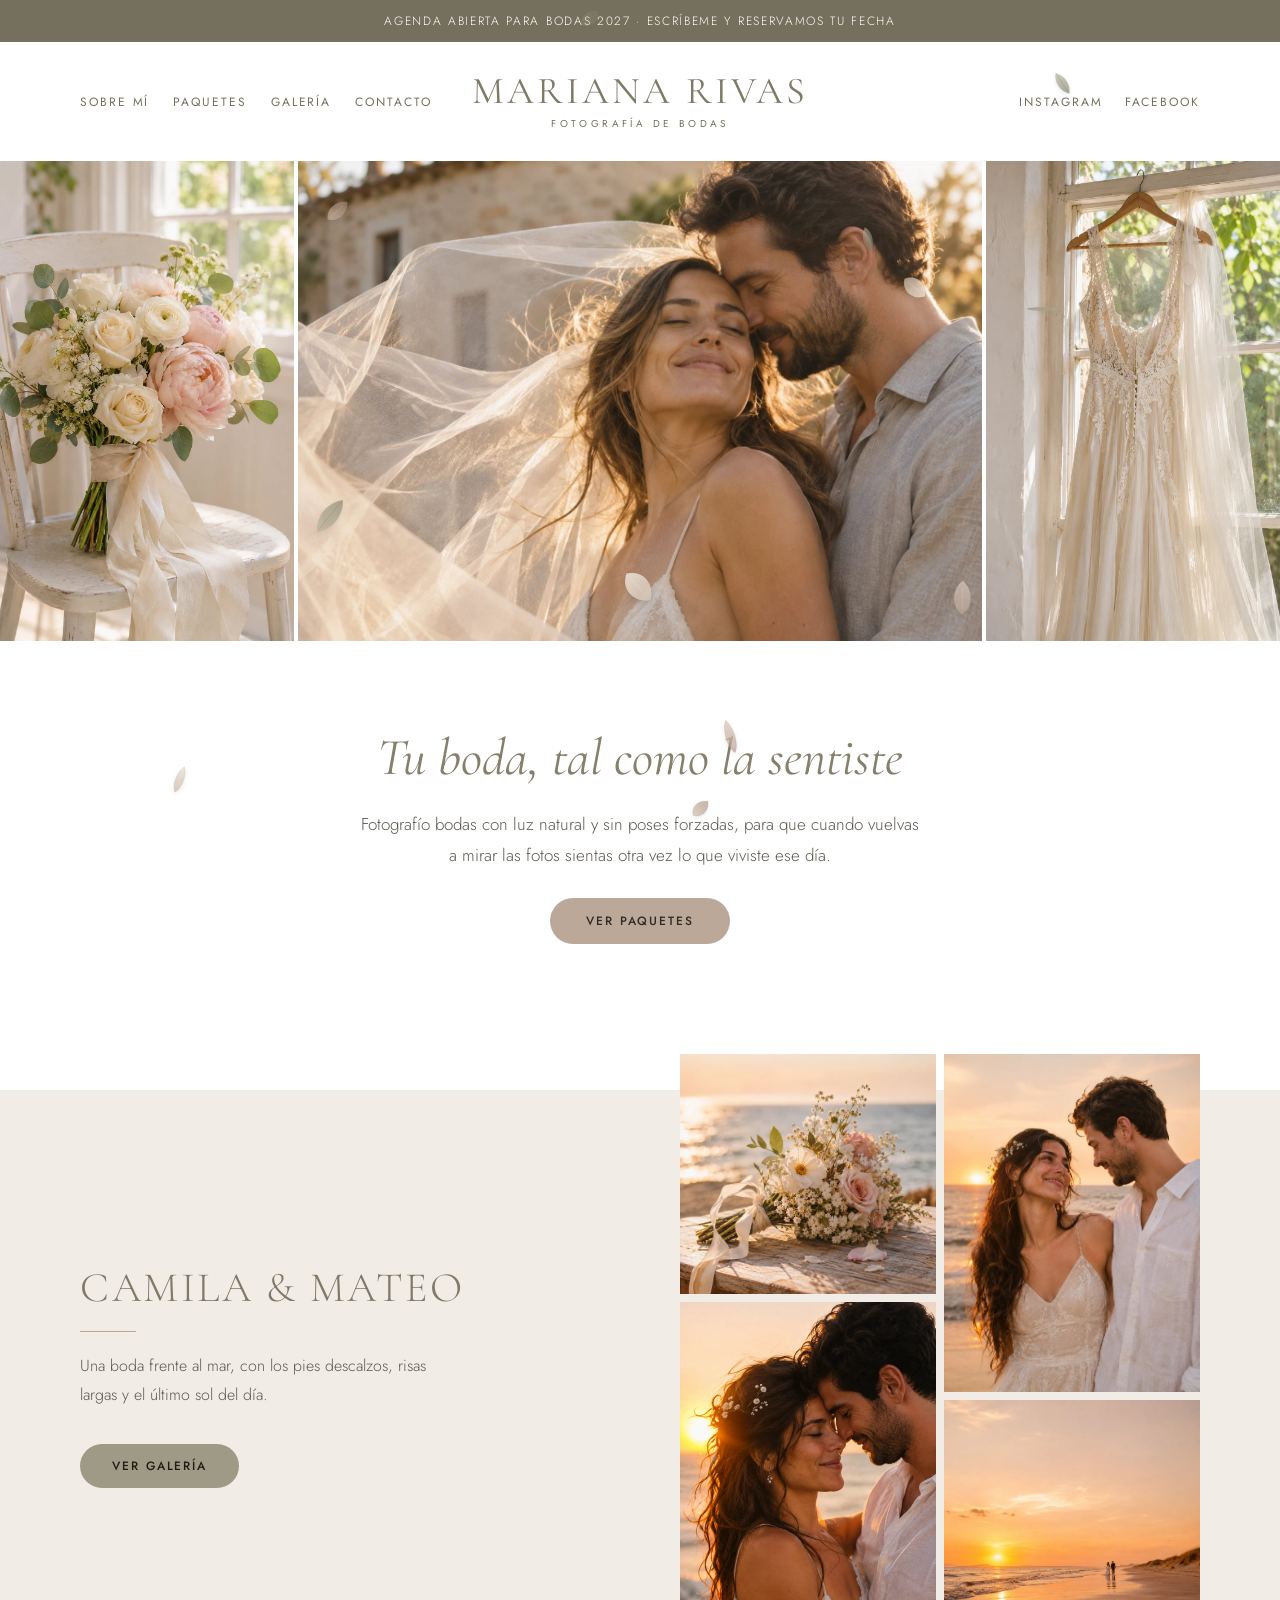
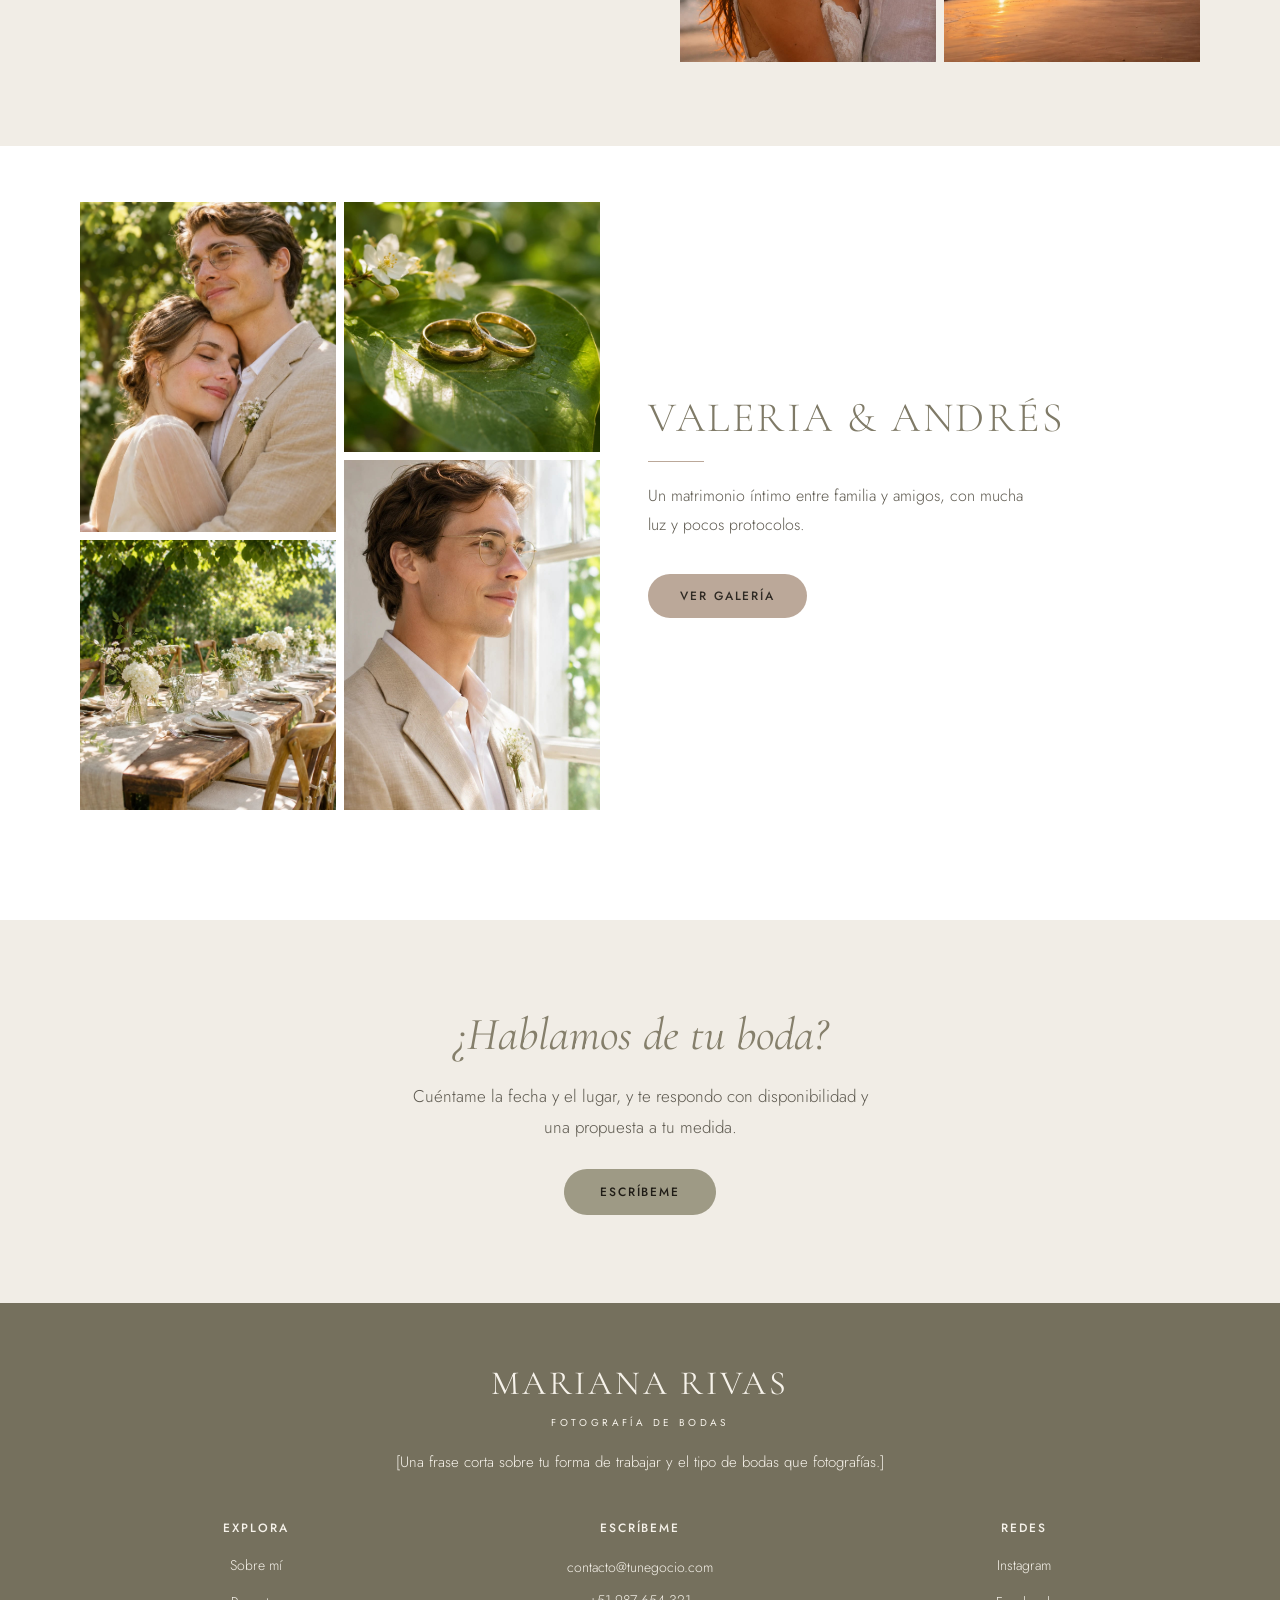
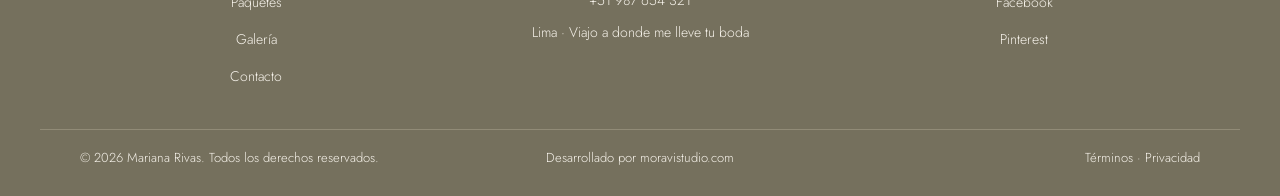
<file: index.html>
<!doctype html>
<html lang="es">
<head>
<meta charset="utf-8">
<meta name="viewport" content="width=device-width, initial-scale=1">
<title>Inicio · Mariana Rivas Fotografía de bodas</title>
<meta name="description" content="Fotografía de bodas con luz natural y sin poses forzadas. Mira las galerías, los paquetes y escríbenos para reservar tu fecha.">
<meta name="theme-color" content="#75705D">
<meta property="og:type" content="website">
<meta property="og:locale" content="es_PE">
<meta property="og:title" content="Inicio · Mariana Rivas Fotografía de bodas">
<meta property="og:description" content="Fotografía de bodas con luz natural y sin poses forzadas. Mira las galerías, los paquetes y escríbenos para reservar tu fecha.">
<link rel="icon" href="img/favicon.svg" type="image/svg+xml">
<link rel="preconnect" href="https://fonts.googleapis.com">
<link rel="preconnect" href="https://fonts.gstatic.com" crossorigin>
<link href="https://fonts.googleapis.com/css2?family=Cormorant+Garamond:ital,wght@0,300;0,400;0,500;1,300;1,400&family=Jost:wght@300;400;500&display=swap" rel="stylesheet">
<link rel="stylesheet" href="css/styles.css">
</head>
<body data-page="inicio">
<a class="saltar" href="#contenido">Saltar al contenido</a>
<!-- La barra de aviso, la cabecera y el pie se arman desde CONFIG en js/main.js -->
<div id="cabecera"><noscript><nav class="cabecera" aria-label="Principal"><a href="index.html">Inicio</a> · <a href="sobre-mi.html">Sobre mí</a> · <a href="paquetes.html">Paquetes</a> · <a href="galeria.html">Galería</a> · <a href="contacto.html">Contacto</a></nav></noscript></div>

<main id="contenido">

  <section class="franja" aria-label="Fotos de bodas">
    <div class="ph franja__lado" data-label="[ FOTO · RAMO DE LA NOVIA · 3:5 ]"><img src="img/inicio-ramo.jpg" alt="Ramo de rosas, ranúnculos y peonías claras sobre una silla blanca, con luz de ventana" width="600" height="1000"></div>
    <div class="ph ph--2 franja__centro" data-label="[ FOTO · PAREJA CON VELO, LUZ DE TARDE · 7:5 ]"><img src="img/inicio-velo.jpg" alt="Pareja abrazada bajo un velo movido por el viento, con luz de atardecer" width="1400" height="1000"></div>
    <div class="ph franja__lado" data-label="[ FOTO · DETALLE DEL VESTIDO Y FLORES · 3:5 ]"><img src="img/inicio-vestido.jpg" alt="La espalda de un vestido de encaje colgado de una ventana luminosa, con su velo" width="600" height="1000"></div>
  </section>

  <section class="intro" aria-labelledby="titulo-intro">
    <h1 class="titulo-cursiva" id="titulo-intro">Tu boda, tal como la sentiste</h1>
    <p class="lead">Fotografío bodas con luz natural y sin poses forzadas, para que cuando vuelvas a mirar las fotos sientas otra vez lo que viviste ese día.</p>
    <a class="btn btn--taupe btn--grande" href="paquetes.html">Ver paquetes</a>
  </section>

  <!-- Boda 1: banda marfil, texto a la izquierda, mosaico a la derecha -->
  <section class="bloque bloque--marfil" aria-labelledby="boda-1">
    <div class="bloque__interior">
      <div class="bloque__texto" data-boda="camila-mateo">
        <h2 class="titulo-caps" id="boda-1" data-boda-nombre>Camila &amp; Mateo</h2>
        <span class="filete"></span>
        <p class="parrafo" data-boda-resumen>Una boda frente al mar, con los pies descalzos, risas largas y el último sol del día. [Cuenta aquí la historia de la pareja y el lugar.]</p>
        <a class="btn btn--oliva" href="boda.html?id=camila-mateo" data-boda-enlace>Ver galería</a>
      </div>
      <div class="mosaico">
        <div class="mosaico__col">
          <div class="ph" style="--ar:256 / 240" data-label="[ FOTO · 1:1 ]"><img src="img/bodas/camila-mateo/04.jpg" alt="El ramo de flores silvestres y rosas sobre una mesa de madera, con el mar al fondo" width="800" height="800" loading="lazy"></div>
          <div class="ph ph--2" style="--ar:256 / 360" data-label="[ FOTO · 2:3 ]"><img src="img/bodas/camila-mateo/05.jpg" alt="Camila y Mateo abrazados con las frentes juntas, sonriendo, en la playa al atardecer" width="800" height="800" loading="lazy"></div>
        </div>
        <div class="mosaico__col">
          <div class="ph ph--2" style="--ar:256 / 338" data-label="[ FOTO · 3:4 ]"><img src="img/bodas/camila-mateo/06.jpg" alt="Camila y Mateo sonriéndose a la orilla del mar al atardecer" width="800" height="800" loading="lazy"></div>
          <div class="ph" style="--ar:256 / 262" data-label="[ FOTO · 1:1 ]"><img src="img/bodas/camila-mateo/02.jpg" alt="Camila y Mateo caminando de la mano por una playa amplia al atardecer" width="800" height="800" loading="lazy"></div>
        </div>
      </div>
    </div>
  </section>

  <!-- Boda 2: mosaico a la izquierda, texto a la derecha, fondo blanco -->
  <section class="bloque bloque--blanco" aria-labelledby="boda-2">
    <div class="bloque__interior">
      <div class="mosaico">
        <div class="mosaico__col">
          <div class="ph" style="--ar:256 / 330" data-label="[ FOTO · 3:4 ]"><img src="img/bodas/valeria-andres/01.jpg" alt="Valeria apoyada en el pecho de Andrés, abrazados en un jardín con luz suave de media mañana" width="800" height="800" loading="lazy"></div>
          <div class="ph ph--2" style="--ar:256 / 270" data-label="[ FOTO · 1:1 ]"><img src="img/bodas/valeria-andres/02.jpg" alt="Una mesa larga puesta al aire libre, con flores y vajilla sencilla, lista para el almuerzo" width="800" height="800" loading="lazy"></div>
        </div>
        <div class="mosaico__col">
          <div class="ph ph--2" style="--ar:256 / 250" data-label="[ FOTO · 1:1 ]"><img src="img/bodas/valeria-andres/04.jpg" alt="Los anillos sobre una hoja verde con gotas de agua, junto a unas flores blancas" width="800" height="800" loading="lazy"></div>
          <div class="ph" style="--ar:256 / 350" data-label="[ FOTO · 2:3 ]"><img src="img/bodas/valeria-andres/05.jpg" alt="Andrés de perfil junto a una ventana muy luminosa, con lentes redondos y su traje beige" width="800" height="800" loading="lazy"></div>
        </div>
      </div>
      <div class="bloque__texto" data-boda="valeria-andres">
        <h2 class="titulo-caps" id="boda-2" data-boda-nombre>Valeria &amp; Andrés</h2>
        <span class="filete"></span>
        <p class="parrafo" data-boda-resumen>Un matrimonio íntimo entre familia y amigos, con mucha luz y pocos protocolos. [Cuenta aquí la historia de la pareja y el lugar.]</p>
        <a class="btn btn--taupe" href="boda.html?id=valeria-andres" data-boda-enlace>Ver galería</a>
      </div>
    </div>
  </section>

  <section class="invitacion" aria-labelledby="titulo-invitacion">
    <h2 class="titulo-cursiva" id="titulo-invitacion">¿Hablamos de tu boda?</h2>
    <p class="lead">Cuéntame la fecha y el lugar, y te respondo con disponibilidad y una propuesta a tu medida.</p>
    <a class="btn btn--oliva btn--grande" href="contacto.html">Escríbeme</a>
  </section>
</main>

<div id="pie"></div>
<script src="js/bodas.js"></script><script src="js/main.js"></script>
<script src="js/petalos.js?v=4"></script>
</body>
</html>
</file>
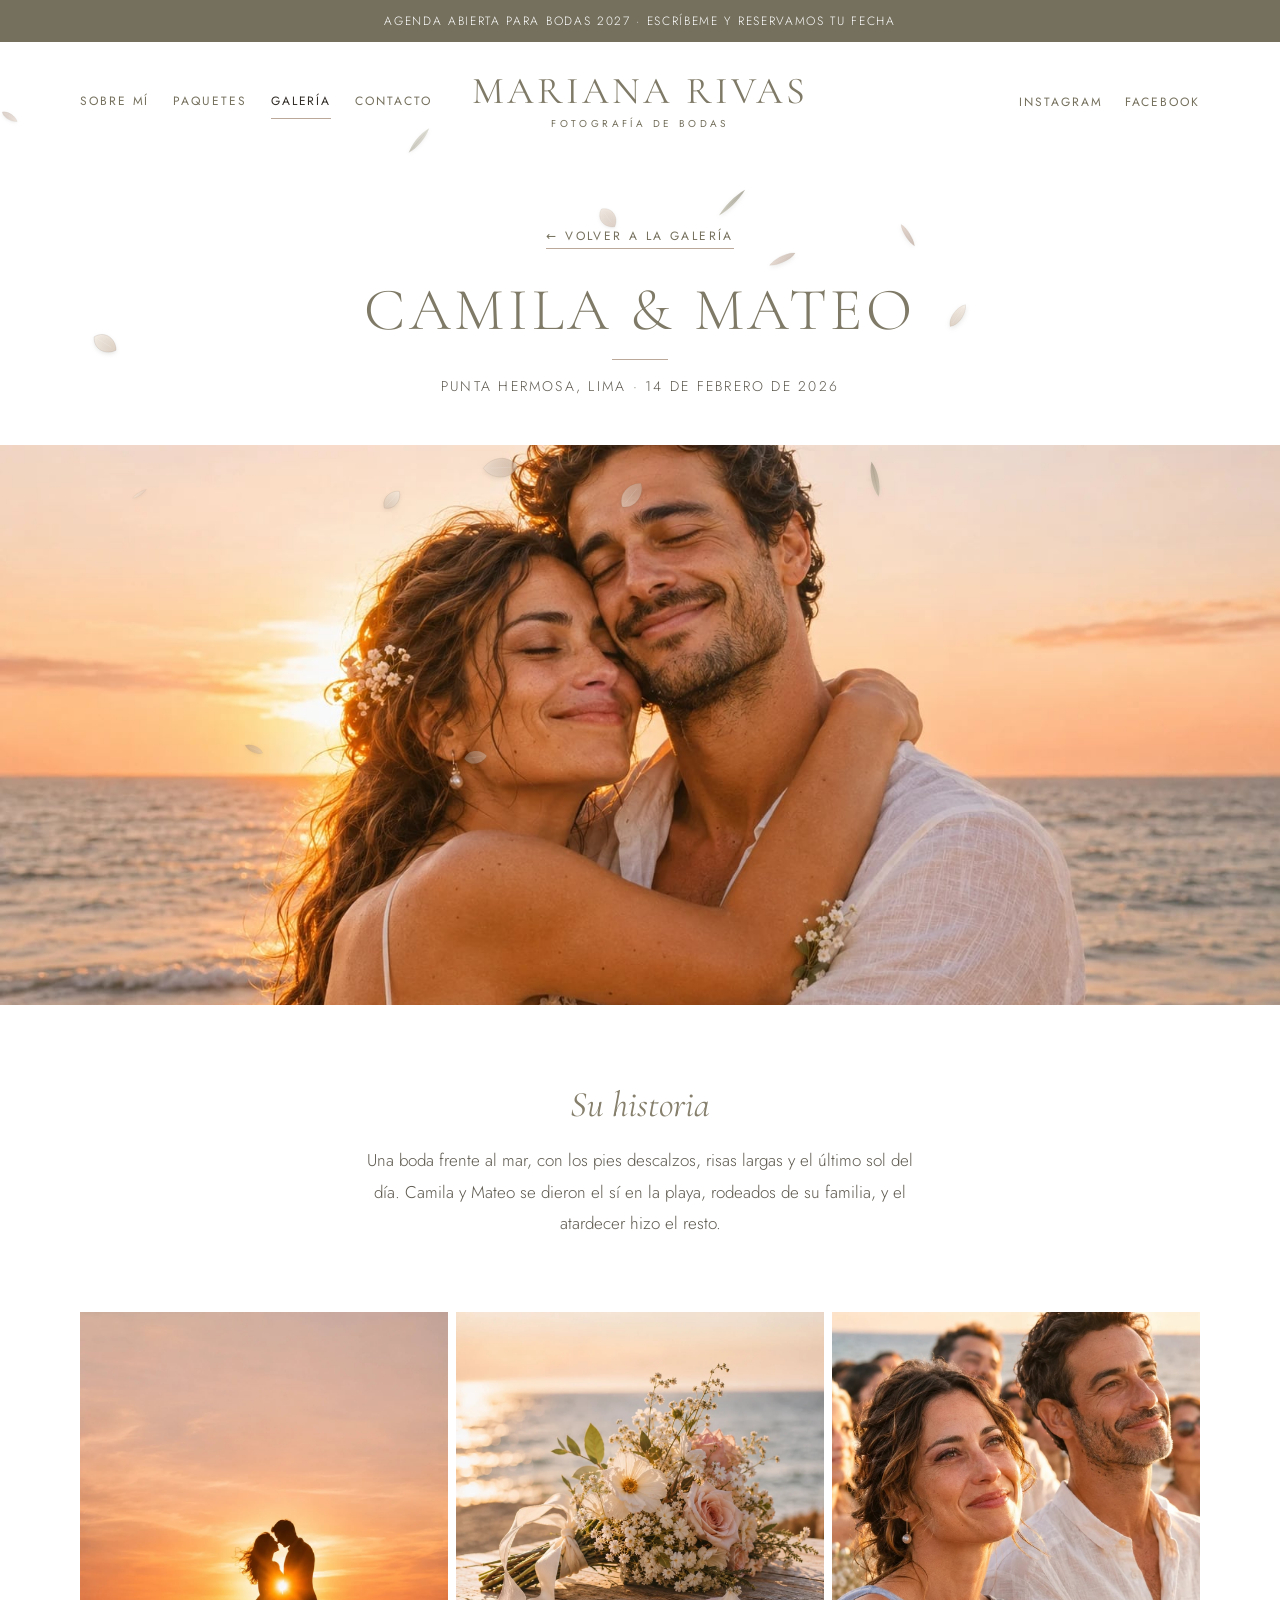
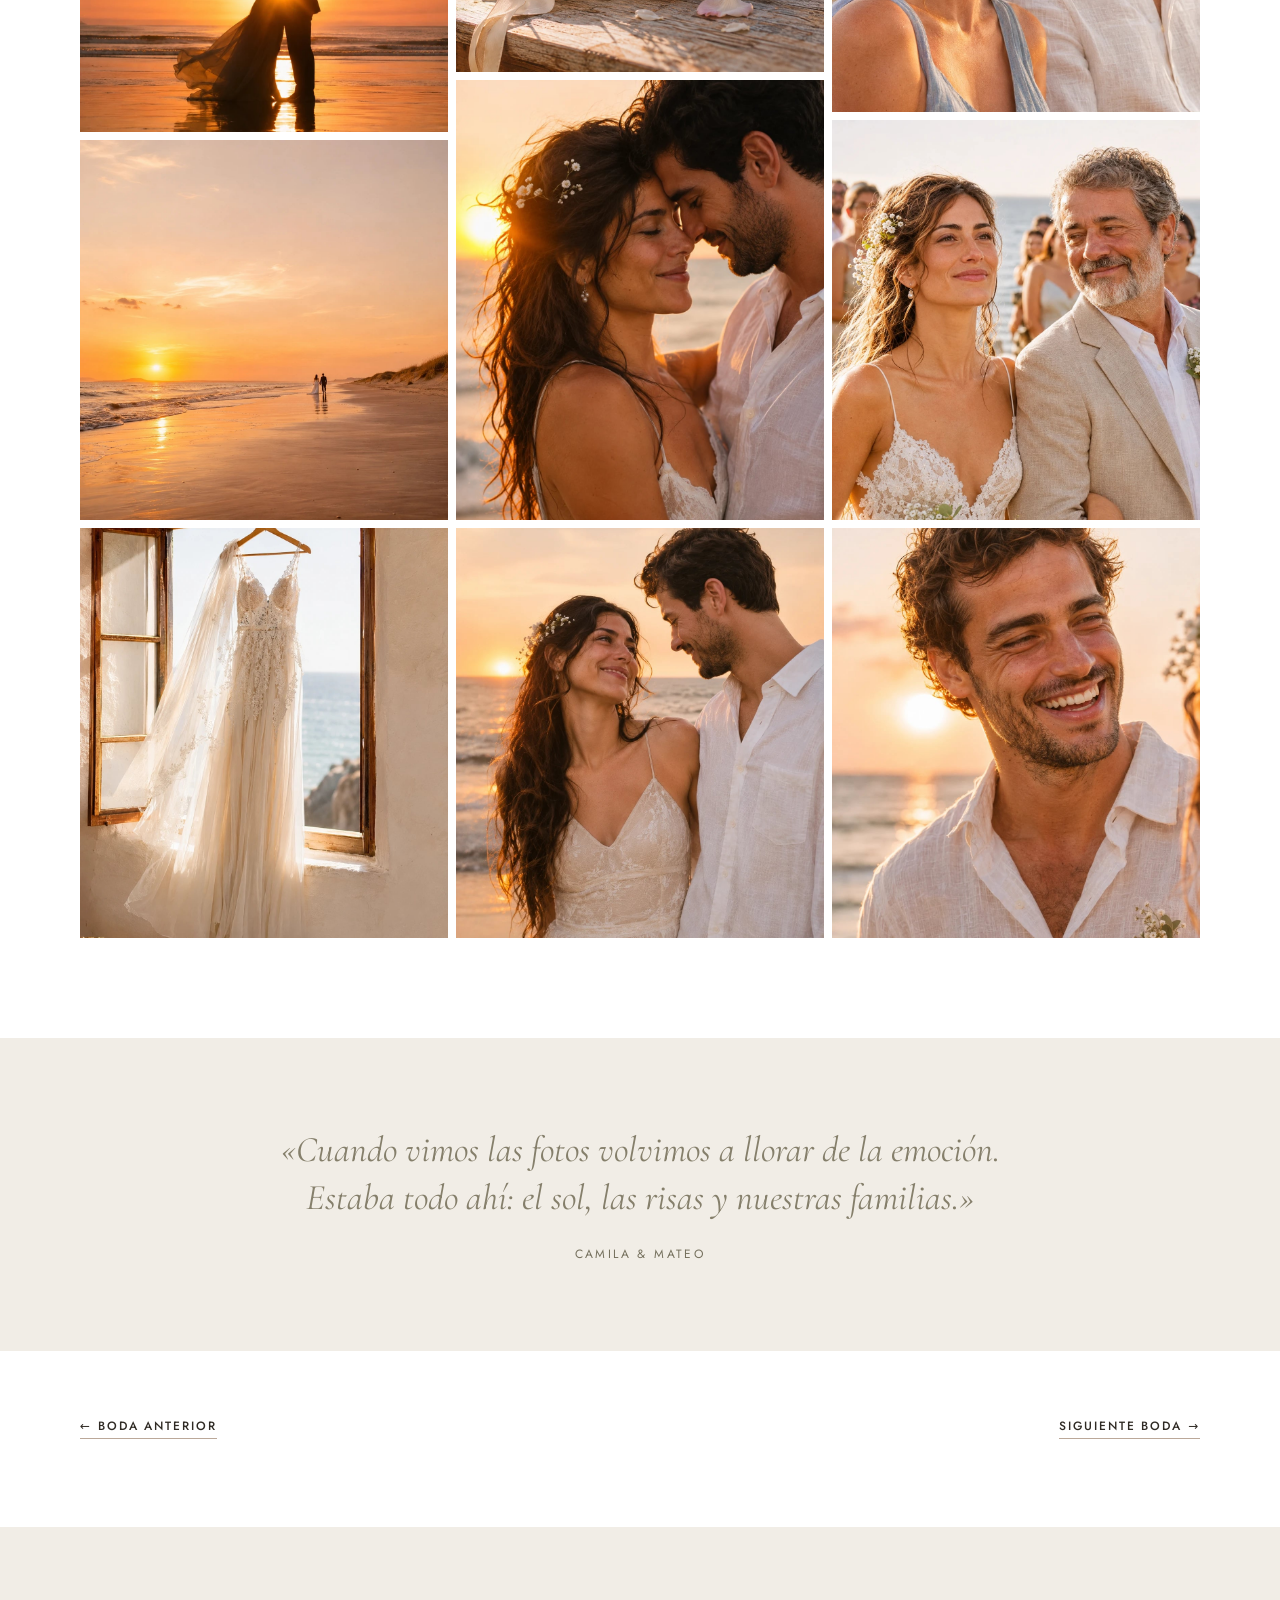
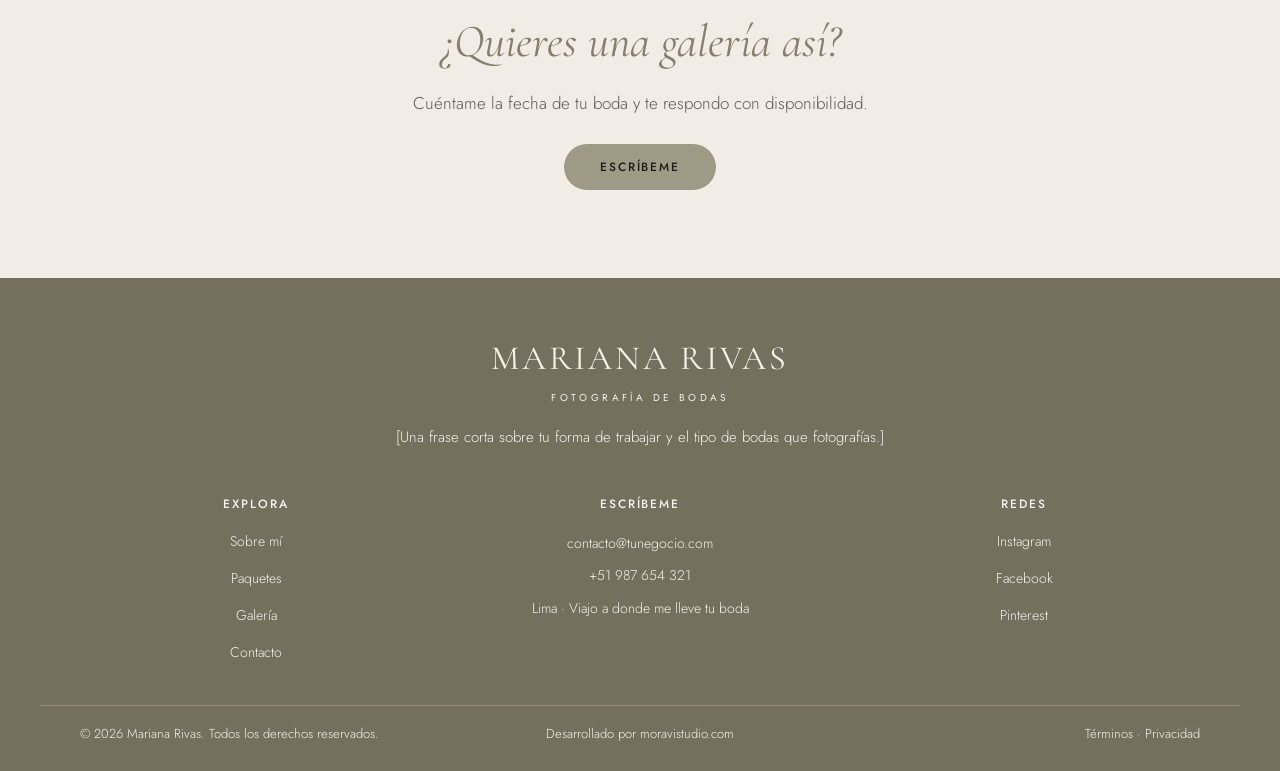
<file: boda.html>
<!doctype html>
<html lang="es">
<head>
<meta charset="utf-8">
<meta name="viewport" content="width=device-width, initial-scale=1">
<title>Boda · Mariana Rivas Fotografía de bodas</title>
<meta name="description" content="Galería de una boda: su historia y las mejores fotos del día.">
<meta name="theme-color" content="#75705D">
<meta property="og:type" content="website">
<meta property="og:locale" content="es_PE">
<meta property="og:title" content="Boda · Mariana Rivas Fotografía de bodas">
<meta property="og:description" content="Galería de una boda: su historia y las mejores fotos del día.">
<link rel="icon" href="img/favicon.svg" type="image/svg+xml">
<link rel="preconnect" href="https://fonts.googleapis.com">
<link rel="preconnect" href="https://fonts.gstatic.com" crossorigin>
<link href="https://fonts.googleapis.com/css2?family=Cormorant+Garamond:ital,wght@0,300;0,400;0,500;1,300;1,400&family=Jost:wght@300;400;500&display=swap" rel="stylesheet">
<link rel="stylesheet" href="css/styles.css">
</head>
<body data-page="boda">
<a class="saltar" href="#contenido">Saltar al contenido</a>
<!-- La barra de aviso, la cabecera y el pie se arman desde CONFIG en js/main.js -->
<div id="cabecera"><noscript><nav class="cabecera" aria-label="Principal"><a href="index.html">Inicio</a> · <a href="sobre-mi.html">Sobre mí</a> · <a href="paquetes.html">Paquetes</a> · <a href="galeria.html">Galería</a> · <a href="contacto.html">Contacto</a></nav></noscript></div>

<main id="contenido">

  <div id="boda"><noscript><p class="nota-precios">Para ver esta galería activa JavaScript o <a href="galeria.html">vuelve a la galería</a>.</p></noscript></div>

  <section class="invitacion invitacion--corta" aria-labelledby="titulo-invitacion">
    <h2 class="titulo-cursiva" id="titulo-invitacion">¿Quieres una galería así?</h2>
    <p class="lead">Cuéntame la fecha de tu boda y te respondo con disponibilidad.</p>
    <a class="btn btn--oliva btn--grande" href="contacto.html">Escríbeme</a>
  </section>
</main>

<div id="pie"></div>
<script src="js/bodas.js"></script><script src="js/main.js"></script>
<script src="js/petalos.js?v=4"></script>
</body>
</html>
</file>
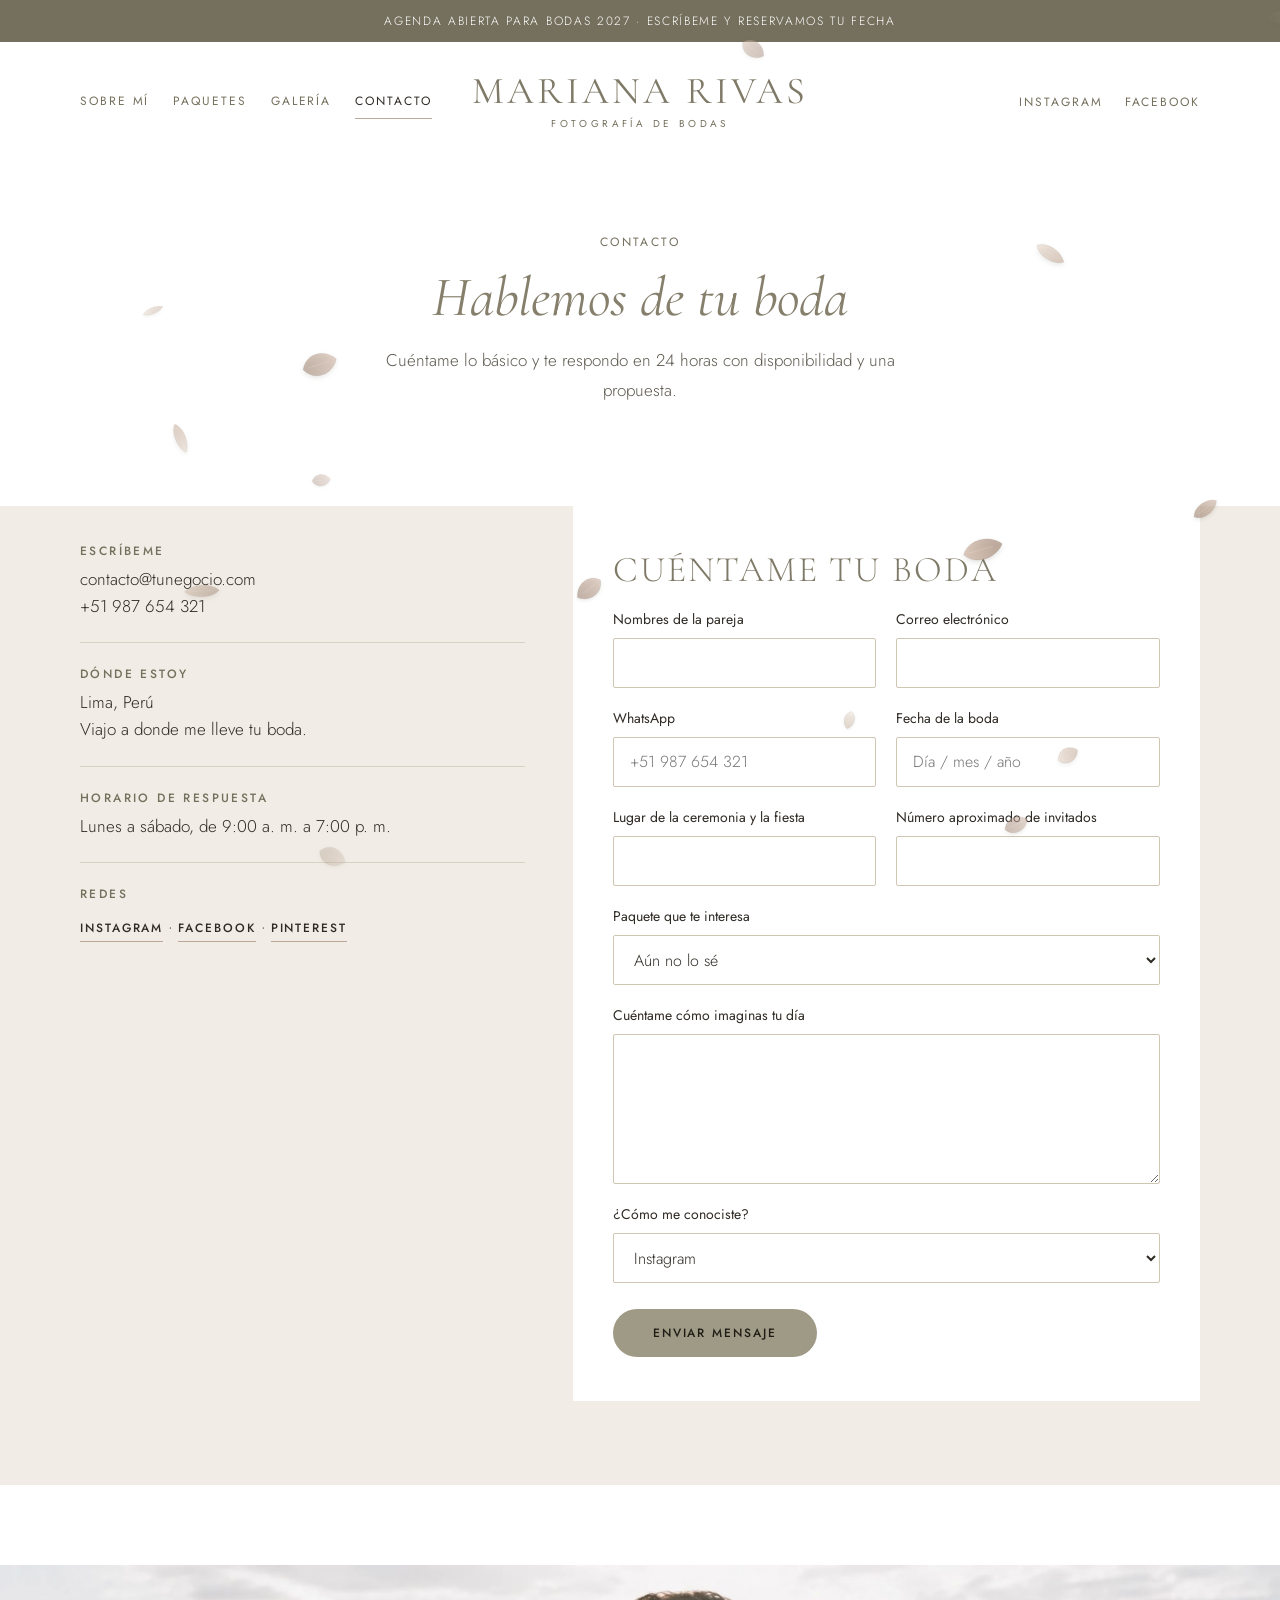
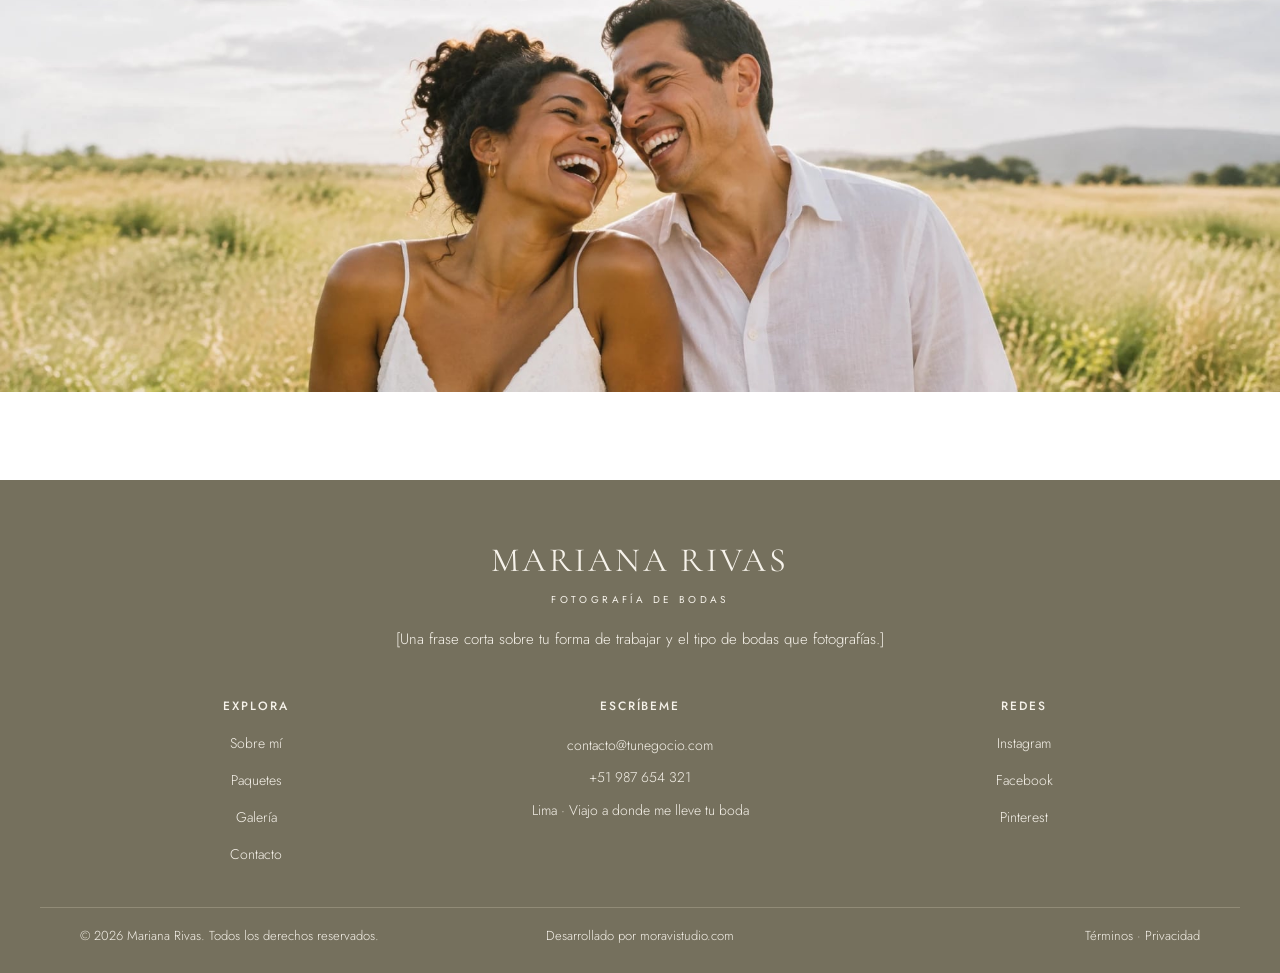
<file: contacto.html>
<!doctype html>
<html lang="es">
<head>
<meta charset="utf-8">
<meta name="viewport" content="width=device-width, initial-scale=1">
<title>Contacto · Mariana Rivas Fotografía de bodas</title>
<meta name="description" content="Cuéntame la fecha, el lugar y cómo imaginas tu boda. Te respondo con disponibilidad y una propuesta a tu medida.">
<meta name="theme-color" content="#75705D">
<meta property="og:type" content="website">
<meta property="og:locale" content="es_PE">
<meta property="og:title" content="Contacto · Mariana Rivas Fotografía de bodas">
<meta property="og:description" content="Cuéntame la fecha, el lugar y cómo imaginas tu boda. Te respondo con disponibilidad y una propuesta a tu medida.">
<link rel="icon" href="img/favicon.svg" type="image/svg+xml">
<link rel="preconnect" href="https://fonts.googleapis.com">
<link rel="preconnect" href="https://fonts.gstatic.com" crossorigin>
<link href="https://fonts.googleapis.com/css2?family=Cormorant+Garamond:ital,wght@0,300;0,400;0,500;1,300;1,400&family=Jost:wght@300;400;500&display=swap" rel="stylesheet">
<link rel="stylesheet" href="css/styles.css">
</head>
<body data-page="contacto">
<a class="saltar" href="#contenido">Saltar al contenido</a>
<!-- La barra de aviso, la cabecera y el pie se arman desde CONFIG en js/main.js -->
<div id="cabecera"><noscript><nav class="cabecera" aria-label="Principal"><a href="index.html">Inicio</a> · <a href="sobre-mi.html">Sobre mí</a> · <a href="paquetes.html">Paquetes</a> · <a href="galeria.html">Galería</a> · <a href="contacto.html">Contacto</a></nav></noscript></div>

<main id="contenido">

  <section class="encabezado-pagina" aria-labelledby="titulo-pagina">
    <span class="rotulo">Contacto</span>
    <h1 class="titulo-cursiva" id="titulo-pagina">Hablemos de tu boda</h1>
    <p class="lead">Cuéntame lo básico y te respondo en <span data-cfg="tiempoRespuesta">[TIEMPO DE RESPUESTA]</span> con disponibilidad y una propuesta.</p>
  </section>

  <section class="contacto" aria-label="Formulario y datos de contacto">
    <div class="contacto__interior">
      <div class="contacto__datos">
        <div class="dato"><span class="rotulo rotulo--fuerte">Escríbeme</span><span><span data-cfg="correo">[Correo electrónico]</span><br><span data-cfg="whatsapp">[WhatsApp]</span></span></div>
        <div class="dato"><span class="rotulo rotulo--fuerte">Dónde estoy</span><span><span data-cfg="ubicacionContacto">[Ciudad, país]</span><br>Viajo a donde me lleve tu boda.</span></div>
        <div class="dato"><span class="rotulo rotulo--fuerte">Horario de respuesta</span><span data-cfg="horarioRespuesta">[Días y horas en que respondes mensajes]</span></div>
        <div class="dato"><span class="rotulo rotulo--fuerte">Redes</span><span data-redes>[Instagram] · [Facebook] · [Pinterest]</span></div>
      </div>

      <form class="formulario" id="formulario" novalidate aria-labelledby="titulo-form">
        <h2 class="titulo-caps" id="titulo-form">Cuéntame tu boda</h2>
        <div class="fila">
          <div class="campo"><label for="f-nombres">Nombres de la pareja</label><input id="f-nombres" name="nombres" type="text" autocomplete="off" required aria-describedby="error-nombres"><span class="campo__error" id="error-nombres"></span></div>
          <div class="campo"><label for="f-correo">Correo electrónico</label><input id="f-correo" name="correo" type="email" autocomplete="email" required aria-describedby="error-correo"><span class="campo__error" id="error-correo"></span></div>
        </div>
        <div class="fila">
          <div class="campo"><label for="f-whatsapp">WhatsApp</label><input id="f-whatsapp" name="whatsapp" type="tel" autocomplete="tel" placeholder="+51 987 654 321" aria-describedby="error-whatsapp"><span class="campo__error" id="error-whatsapp"></span></div>
          <div class="campo"><label for="f-fecha">Fecha de la boda</label><input id="f-fecha" name="fecha" type="text" placeholder="Día / mes / año" autocomplete="off" required aria-describedby="error-fecha"><span class="campo__error" id="error-fecha"></span></div>
        </div>
        <div class="fila">
          <div class="campo"><label for="f-lugar">Lugar de la ceremonia y la fiesta</label><input id="f-lugar" name="lugar" type="text" autocomplete="off" required aria-describedby="error-lugar"><span class="campo__error" id="error-lugar"></span></div>
          <div class="campo"><label for="f-invitados">Número aproximado de invitados</label><input id="f-invitados" name="invitados" type="text" inputmode="numeric" autocomplete="off" aria-describedby="error-invitados"><span class="campo__error" id="error-invitados"></span></div>
        </div>
        <div class="campo campo--completo"><label for="f-paquete">Paquete que te interesa</label>
          <select id="f-paquete" name="paquete"><option value="no-se">Aún no lo sé</option><option value="esencial">Esencial</option><option value="clasico">Clásico</option><option value="integral">Integral</option></select></div>
        <div class="campo campo--completo"><label for="f-mensaje">Cuéntame cómo imaginas tu día</label>
          <textarea id="f-mensaje" name="mensaje" rows="5"></textarea></div>
        <div class="campo campo--completo"><label for="f-como">¿Cómo me conociste?</label>
          <select id="f-como" name="como"><option value="instagram">Instagram</option><option value="recomendacion">Recomendación</option><option value="google">Búsqueda en Google</option><option value="otro">Otro</option></select></div>
        <button type="submit" class="btn btn--oliva formulario__envio">Enviar mensaje</button>
        <p class="formulario__estado" id="formulario-estado" role="status" aria-live="polite"></p>
      </form>
    </div>
  </section>

  <section class="foto-ancha" aria-label="Foto">
    <div class="ph ph--2" data-label="[ FOTO · PAREJA RIENDO, PLANO AMPLIO · 3:1 ]"><img src="img/contacto-pareja.jpg" alt="Una pareja riendo juntos en un campo abierto de pasto dorado" width="1800" height="600" loading="lazy"></div>
  </section>
</main>

<div id="pie"></div>
<script src="js/main.js"></script>
<script src="js/petalos.js?v=4"></script>
</body>
</html>
</file>
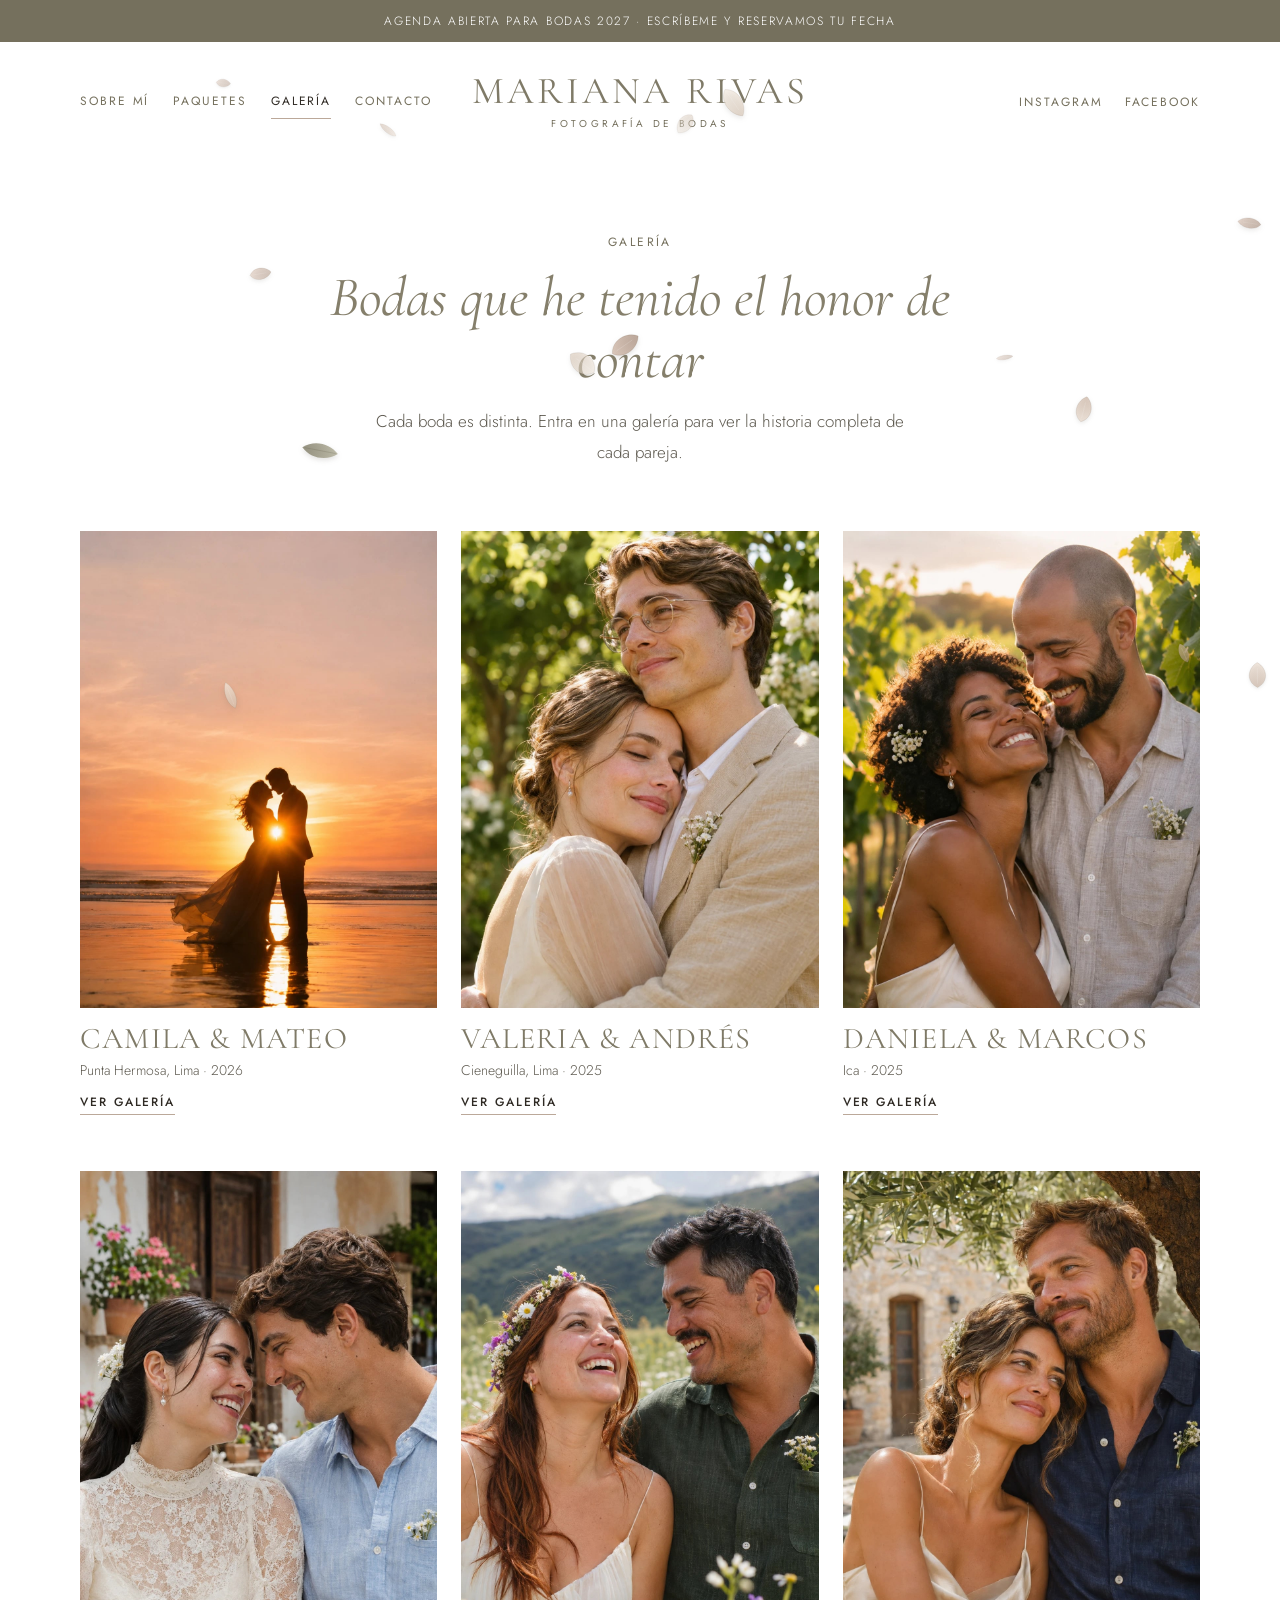
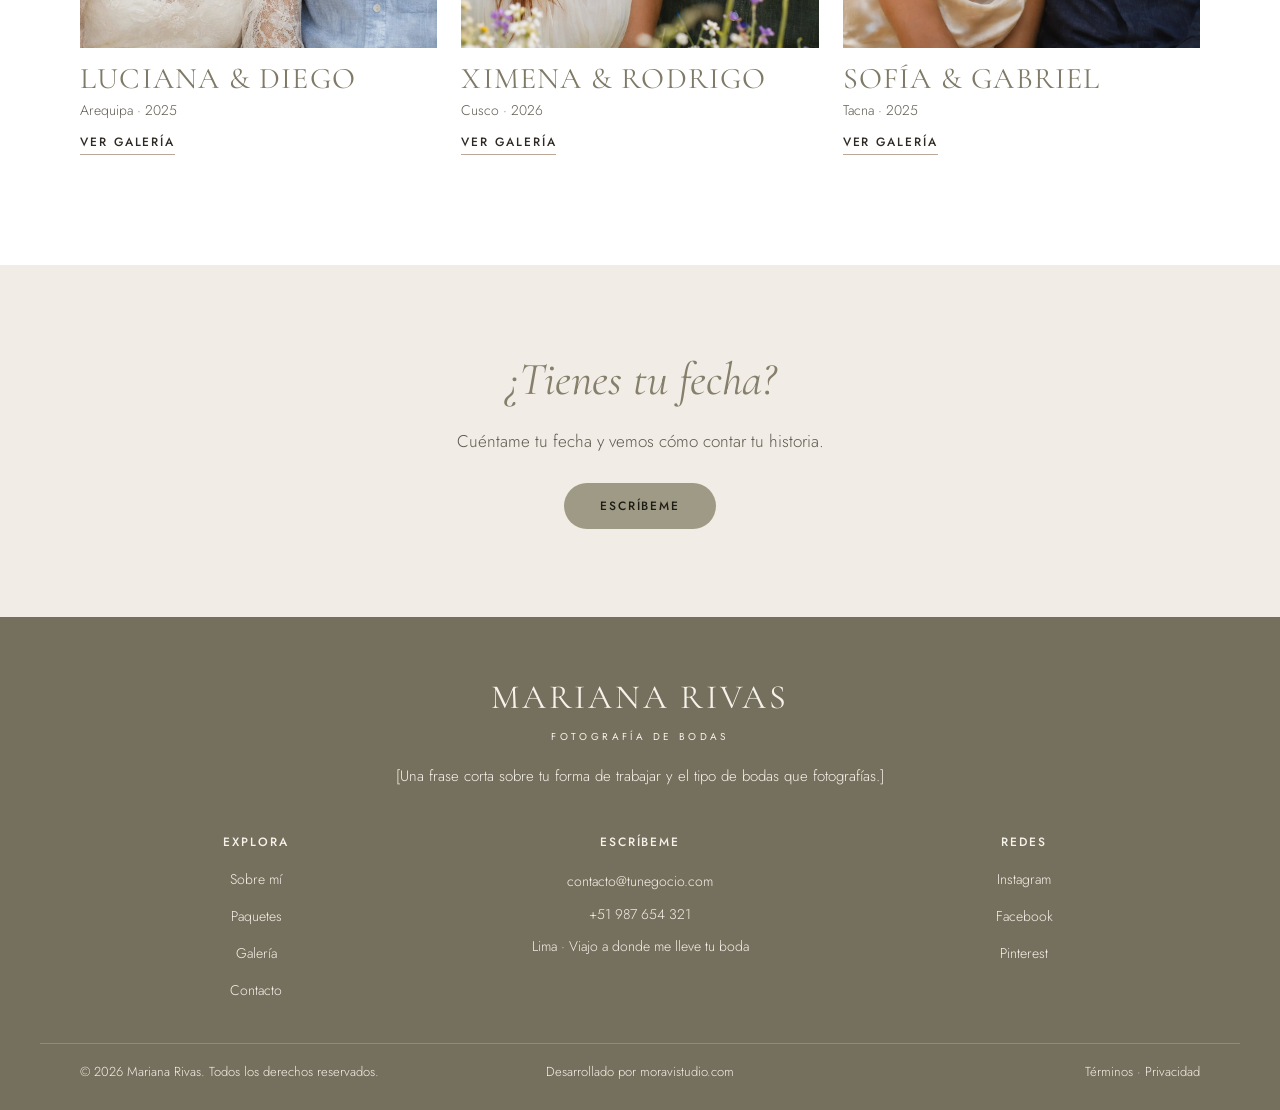
<file: galeria.html>
<!doctype html>
<html lang="es">
<head>
<meta charset="utf-8">
<meta name="viewport" content="width=device-width, initial-scale=1">
<title>Galería · Mariana Rivas Fotografía de bodas</title>
<meta name="description" content="Las bodas que hemos fotografiado. Entra en cada galería para ver la historia completa de cada pareja.">
<meta name="theme-color" content="#75705D">
<meta property="og:type" content="website">
<meta property="og:locale" content="es_PE">
<meta property="og:title" content="Galería · Mariana Rivas Fotografía de bodas">
<meta property="og:description" content="Las bodas que hemos fotografiado. Entra en cada galería para ver la historia completa de cada pareja.">
<link rel="icon" href="img/favicon.svg" type="image/svg+xml">
<link rel="preconnect" href="https://fonts.googleapis.com">
<link rel="preconnect" href="https://fonts.gstatic.com" crossorigin>
<link href="https://fonts.googleapis.com/css2?family=Cormorant+Garamond:ital,wght@0,300;0,400;0,500;1,300;1,400&family=Jost:wght@300;400;500&display=swap" rel="stylesheet">
<link rel="stylesheet" href="css/styles.css">
</head>
<body data-page="galeria">
<a class="saltar" href="#contenido">Saltar al contenido</a>
<!-- La barra de aviso, la cabecera y el pie se arman desde CONFIG en js/main.js -->
<div id="cabecera"><noscript><nav class="cabecera" aria-label="Principal"><a href="index.html">Inicio</a> · <a href="sobre-mi.html">Sobre mí</a> · <a href="paquetes.html">Paquetes</a> · <a href="galeria.html">Galería</a> · <a href="contacto.html">Contacto</a></nav></noscript></div>

<main id="contenido">

  <section class="encabezado-pagina" aria-labelledby="titulo-pagina">
    <span class="rotulo">Galería</span>
    <h1 class="titulo-cursiva" id="titulo-pagina">Bodas que he tenido el honor de contar</h1>
    <p class="lead">Cada boda es distinta. Entra en una galería para ver la historia completa de cada pareja.</p>
  </section>

  <ul class="galeria" id="lista-bodas" aria-label="Bodas"></ul>
  <noscript><p class="nota-precios">Para ver las galerías activa JavaScript o <a href="contacto.html">escríbeme</a> y te las envío.</p></noscript>

  <section class="invitacion" aria-labelledby="titulo-invitacion">
    <h2 class="titulo-cursiva" id="titulo-invitacion">¿Tienes tu fecha?</h2>
    <p class="lead">Cuéntame tu fecha y vemos cómo contar tu historia.</p>
    <a class="btn btn--oliva btn--grande" href="contacto.html">Escríbeme</a>
  </section>
</main>

<div id="pie"></div>
<script src="js/bodas.js"></script><script src="js/main.js"></script>
<script src="js/petalos.js?v=4"></script>
</body>
</html>
</file>
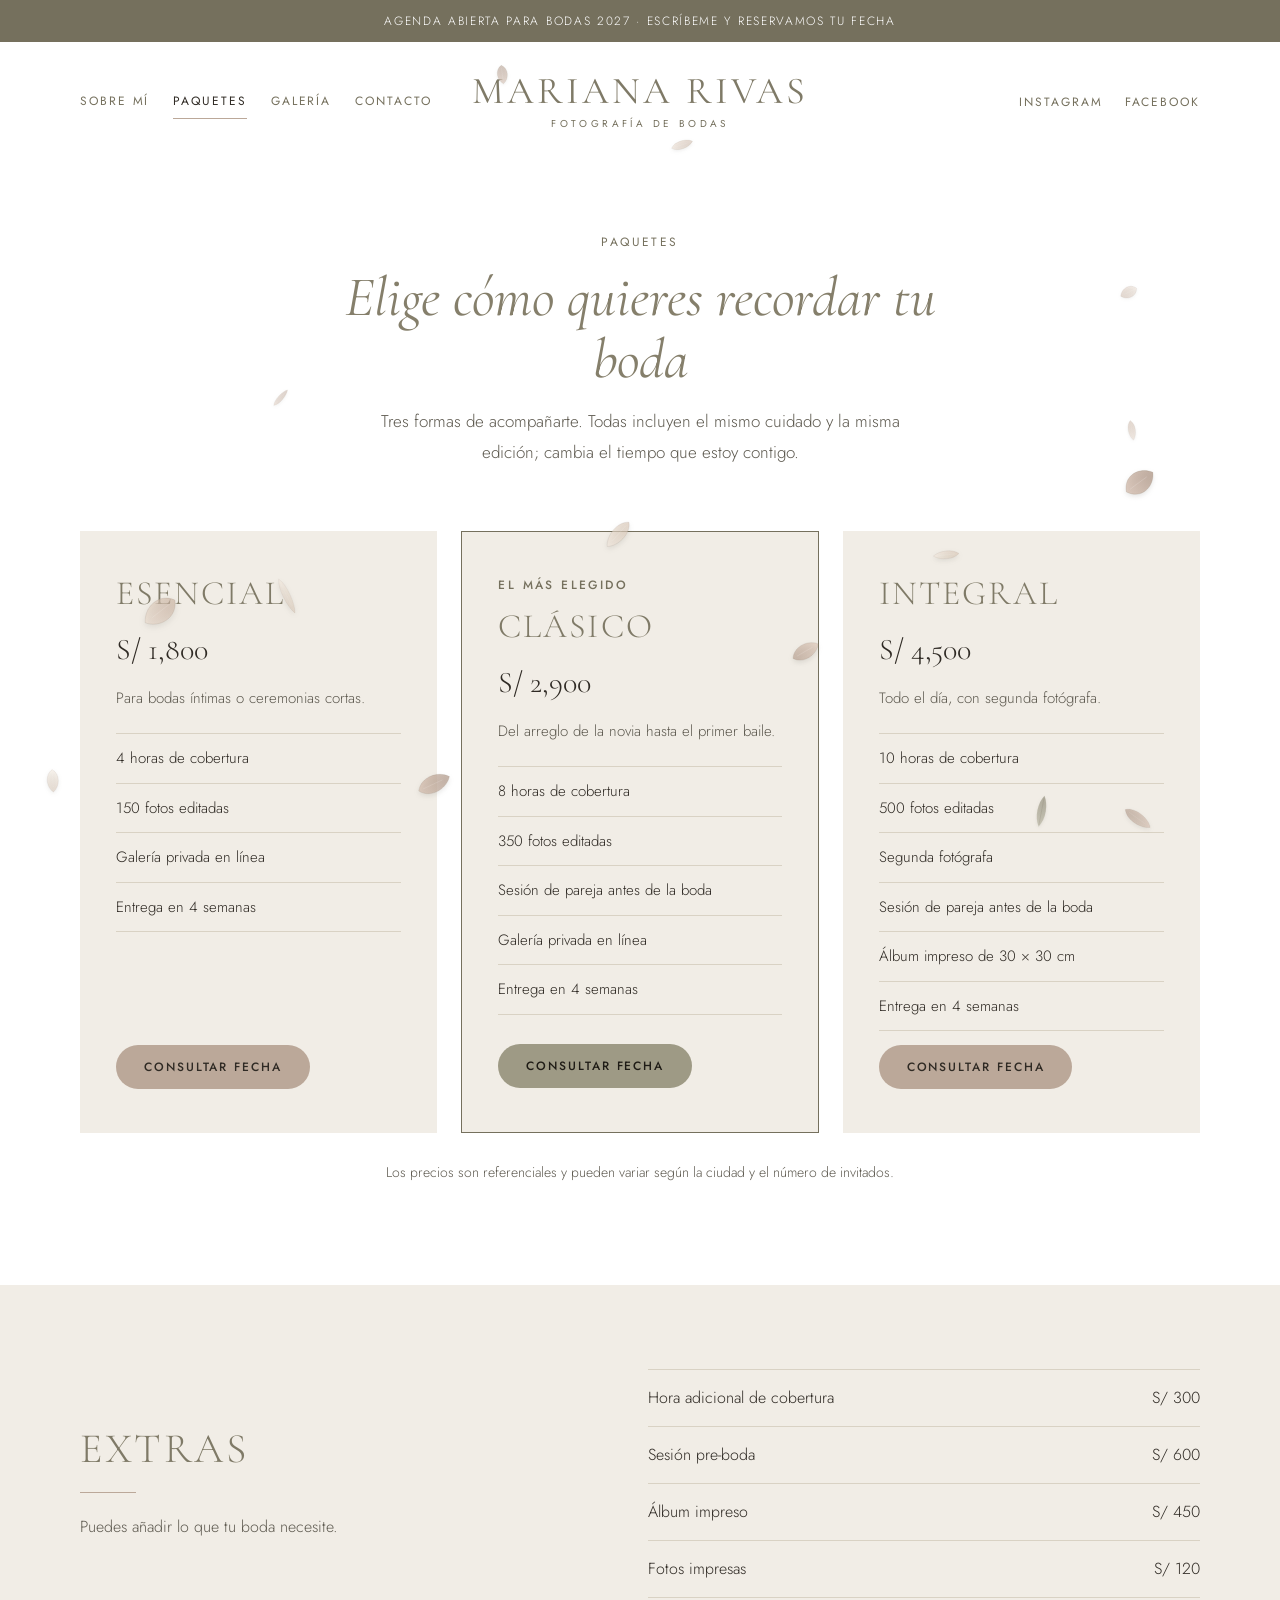
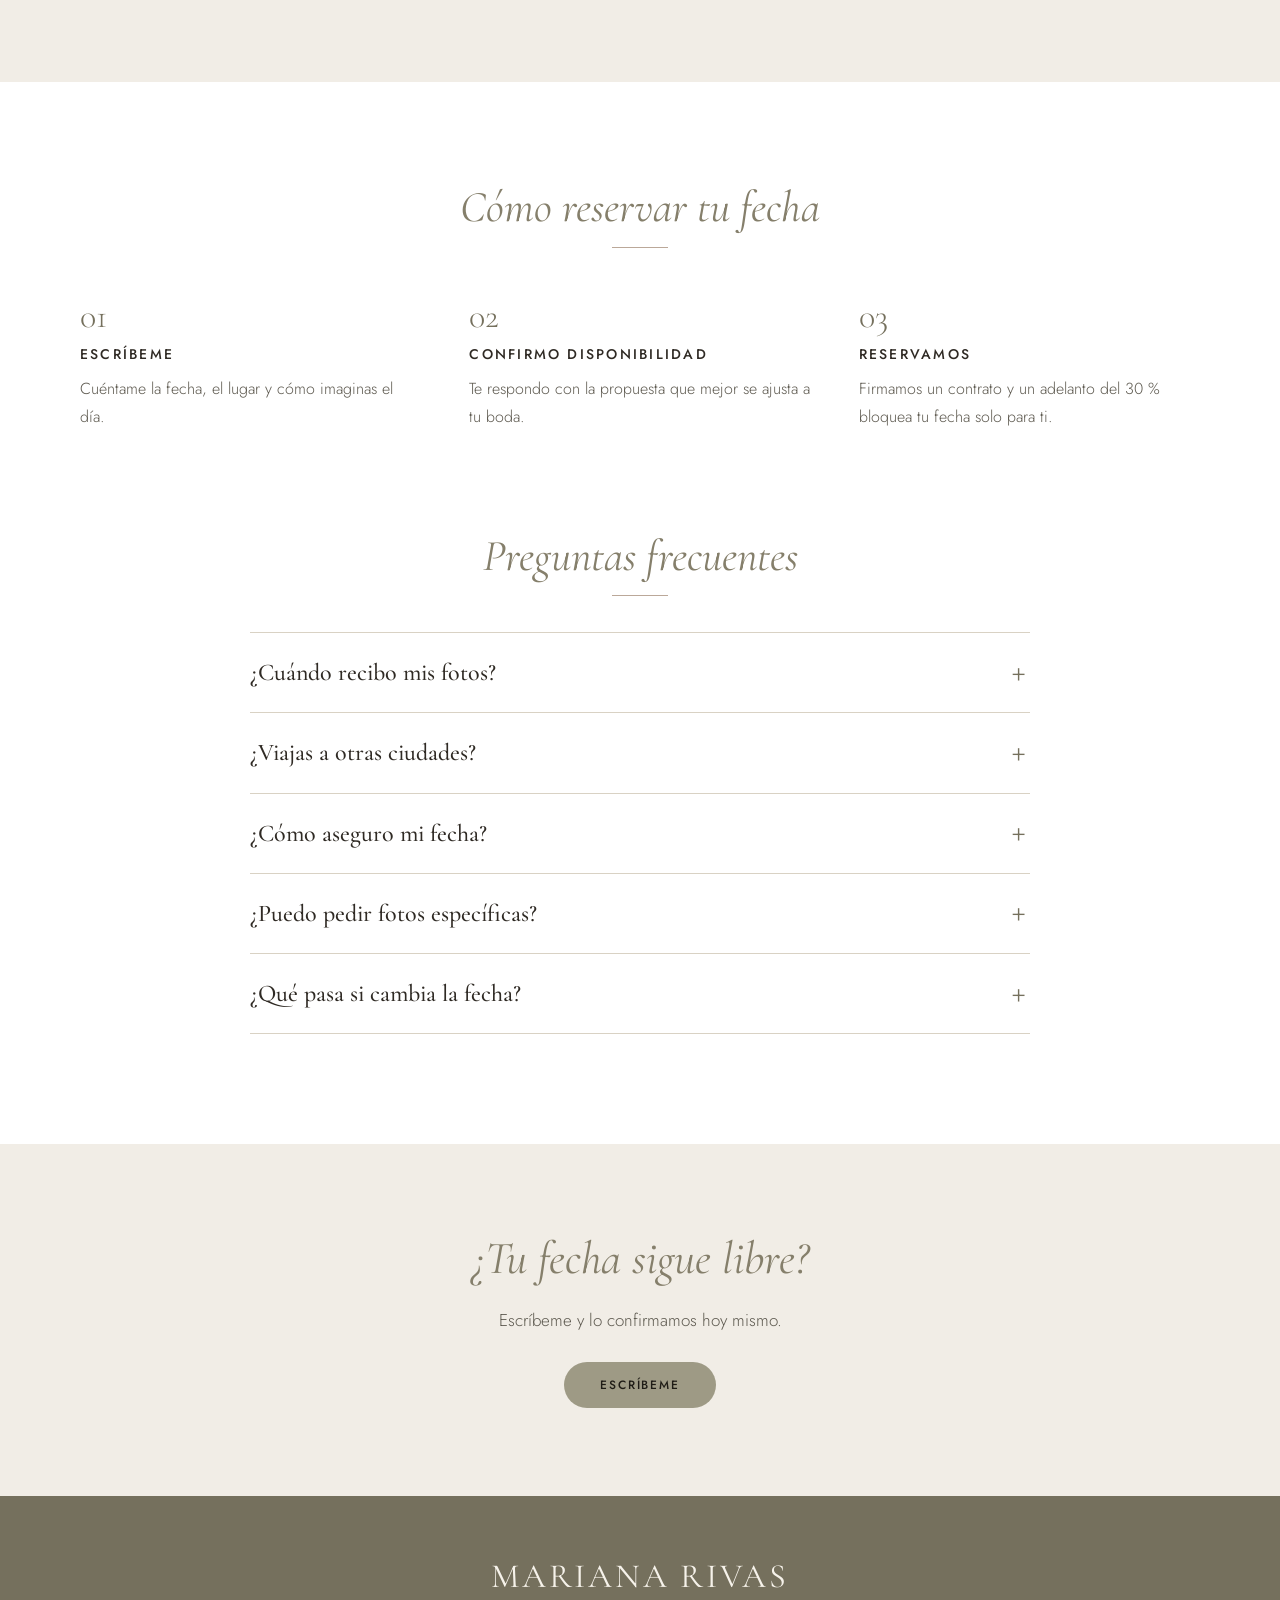
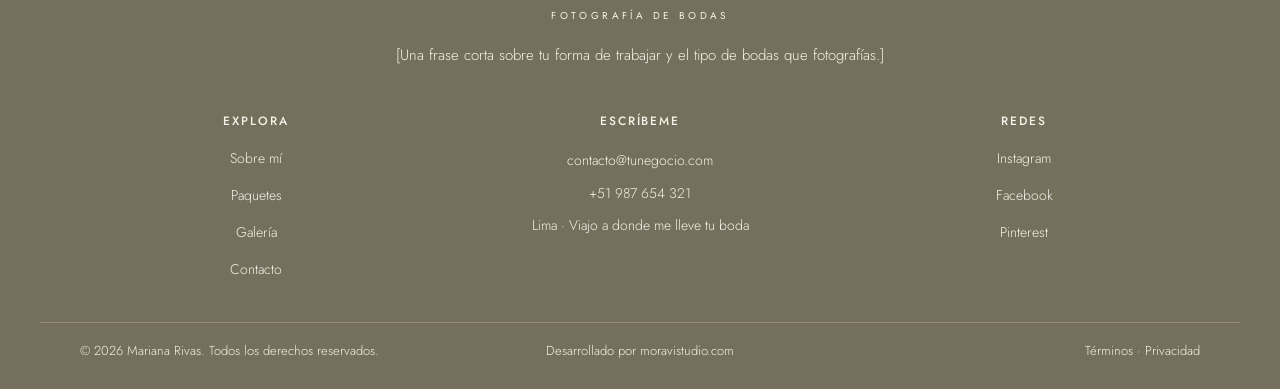
<file: paquetes.html>
<!doctype html>
<html lang="es">
<head>
<meta charset="utf-8">
<meta name="viewport" content="width=device-width, initial-scale=1">
<title>Paquetes · Mariana Rivas Fotografía de bodas</title>
<meta name="description" content="Tres paquetes de fotografía de bodas, extras opcionales, cómo reservar tu fecha y respuestas a las preguntas más frecuentes.">
<meta name="theme-color" content="#75705D">
<meta property="og:type" content="website">
<meta property="og:locale" content="es_PE">
<meta property="og:title" content="Paquetes · Mariana Rivas Fotografía de bodas">
<meta property="og:description" content="Tres paquetes de fotografía de bodas, extras opcionales, cómo reservar tu fecha y respuestas a las preguntas más frecuentes.">
<link rel="icon" href="img/favicon.svg" type="image/svg+xml">
<link rel="preconnect" href="https://fonts.googleapis.com">
<link rel="preconnect" href="https://fonts.gstatic.com" crossorigin>
<link href="https://fonts.googleapis.com/css2?family=Cormorant+Garamond:ital,wght@0,300;0,400;0,500;1,300;1,400&family=Jost:wght@300;400;500&display=swap" rel="stylesheet">
<link rel="stylesheet" href="css/styles.css">
</head>
<body data-page="paquetes">
<a class="saltar" href="#contenido">Saltar al contenido</a>
<!-- La barra de aviso, la cabecera y el pie se arman desde CONFIG en js/main.js -->
<div id="cabecera"><noscript><nav class="cabecera" aria-label="Principal"><a href="index.html">Inicio</a> · <a href="sobre-mi.html">Sobre mí</a> · <a href="paquetes.html">Paquetes</a> · <a href="galeria.html">Galería</a> · <a href="contacto.html">Contacto</a></nav></noscript></div>

<main id="contenido">

  <section class="encabezado-pagina" aria-labelledby="titulo-pagina">
    <span class="rotulo">Paquetes</span>
    <h1 class="titulo-cursiva" id="titulo-pagina">Elige cómo quieres recordar tu boda</h1>
    <p class="lead">Tres formas de acompañarte. Todas incluyen el mismo cuidado y la misma edición; cambia el tiempo que estoy contigo.</p>
  </section>

  <section class="paquetes" aria-label="Paquetes">
    <article class="paquete">
      <h2 class="titulo-caps">Esencial</h2>
      <span class="paquete__precio">S/ 1,800</span>
      <p class="paquete__desc">Para bodas íntimas o ceremonias cortas.</p>
      <ul class="paquete__lista">
          <li>4 horas de cobertura</li>
          <li>150 fotos editadas</li>
          <li>Galería privada en línea</li>
          <li>Entrega en <span data-cfg="plazoEntrega">[PLAZO DE ENTREGA]</span></li>
      </ul>
      <a class="btn btn--taupe" href="contacto.html?paquete=esencial">Consultar fecha</a>
    </article>
    <article class="paquete paquete--destacado">
      <span class="rotulo rotulo--fuerte">El más elegido</span>
      <h2 class="titulo-caps">Clásico</h2>
      <span class="paquete__precio">S/ 2,900</span>
      <p class="paquete__desc">Del arreglo de la novia hasta el primer baile.</p>
      <ul class="paquete__lista">
          <li>8 horas de cobertura</li>
          <li>350 fotos editadas</li>
          <li>Sesión de pareja antes de la boda</li>
          <li>Galería privada en línea</li>
          <li>Entrega en <span data-cfg="plazoEntrega">[PLAZO DE ENTREGA]</span></li>
      </ul>
      <a class="btn btn--oliva" href="contacto.html?paquete=clasico">Consultar fecha</a>
    </article>
    <article class="paquete">
      <h2 class="titulo-caps">Integral</h2>
      <span class="paquete__precio">S/ 4,500</span>
      <p class="paquete__desc">Todo el día, con segunda fotógrafa.</p>
      <ul class="paquete__lista">
          <li>10 horas de cobertura</li>
          <li>500 fotos editadas</li>
          <li>Segunda fotógrafa</li>
          <li>Sesión de pareja antes de la boda</li>
          <li>Álbum impreso de 30 × 30 cm</li>
          <li>Entrega en <span data-cfg="plazoEntrega">[PLAZO DE ENTREGA]</span></li>
      </ul>
      <a class="btn btn--taupe" href="contacto.html?paquete=integral">Consultar fecha</a>
    </article>
  </section>
  <p class="nota-precios">Los precios son referenciales y pueden variar según la ciudad y el número de invitados.</p>

  <section class="bloque bloque--marfil bloque--marfil-total extras" aria-labelledby="titulo-extras">
    <div class="bloque__interior">
      <div class="bloque__texto" style="padding-top:0">
        <h2 class="titulo-caps" id="titulo-extras">Extras</h2>
        <span class="filete"></span>
        <p class="parrafo">Puedes añadir lo que tu boda necesite.</p>
      </div>
      <ul class="extras__lista">
        <li><span>Hora adicional de cobertura</span><span>S/ 300</span></li>
        <li><span>Sesión pre-boda</span><span>S/ 600</span></li>
        <li><span>Álbum impreso</span><span>S/ 450</span></li>
        <li><span>Fotos impresas</span><span>S/ 120</span></li>
      </ul>
    </div>
  </section>

  <section class="seccion-pasos" aria-labelledby="como-reservar">
    <div class="seccion-titulo">
      <h2 class="titulo-cursiva" id="como-reservar">Cómo reservar tu fecha</h2>
      <span class="filete"></span>
    </div>
    <ol class="pasos">
      <li class="paso"><span class="paso__n">01</span><h3>Escríbeme</h3><p>Cuéntame la fecha, el lugar y cómo imaginas el día.</p></li>
      <li class="paso"><span class="paso__n">02</span><h3>Confirmo disponibilidad</h3><p>Te respondo con la propuesta que mejor se ajusta a tu boda.</p></li>
      <li class="paso"><span class="paso__n">03</span><h3>Reservamos</h3><p>Firmamos un contrato y un adelanto del 30 % bloquea tu fecha solo para ti.</p></li>
    </ol>
  </section>

  <section class="faq" aria-labelledby="titulo-faq">
    <div class="seccion-titulo">
      <h2 class="titulo-cursiva" id="titulo-faq">Preguntas frecuentes</h2>
      <span class="filete"></span>
    </div>
    <div class="faq__lista">
      <details class="faq__item"><summary>¿Cuándo recibo mis fotos?</summary><p><span data-cfg="plazoEntrega">[PLAZO DE ENTREGA]</span> después de la boda, en una galería privada que puedes descargar y compartir.</p></details>
      <details class="faq__item"><summary>¿Viajas a otras ciudades?</summary><p>Sí, viajo a otras ciudades y países. Los gastos de traslado y alojamiento se calculan aparte, según el destino.</p></details>
      <details class="faq__item"><summary>¿Cómo aseguro mi fecha?</summary><p>Con un contrato y un adelanto del 30 %. Desde ese momento tu fecha queda reservada solo para ti.</p></details>
      <details class="faq__item"><summary>¿Puedo pedir fotos específicas?</summary><p>Claro. Antes de la boda me envías una lista de momentos y personas importantes, y los tengo presentes durante el día.</p></details>
      <details class="faq__item"><summary>¿Qué pasa si cambia la fecha?</summary><p>Si avisas con 60 días de anticipación, movemos la fecha sin costo según mi disponibilidad. El adelanto se mantiene a tu favor para la nueva fecha.</p></details>
    </div>
  </section>

  <section class="invitacion" aria-labelledby="titulo-invitacion">
    <h2 class="titulo-cursiva" id="titulo-invitacion">¿Tu fecha sigue libre?</h2>
    <p class="lead">Escríbeme y lo confirmamos hoy mismo.</p>
    <a class="btn btn--oliva btn--grande" href="contacto.html">Escríbeme</a>
  </section>
</main>

<div id="pie"></div>
<script src="js/main.js"></script>
<script src="js/petalos.js?v=4"></script>
</body>
</html>
</file>
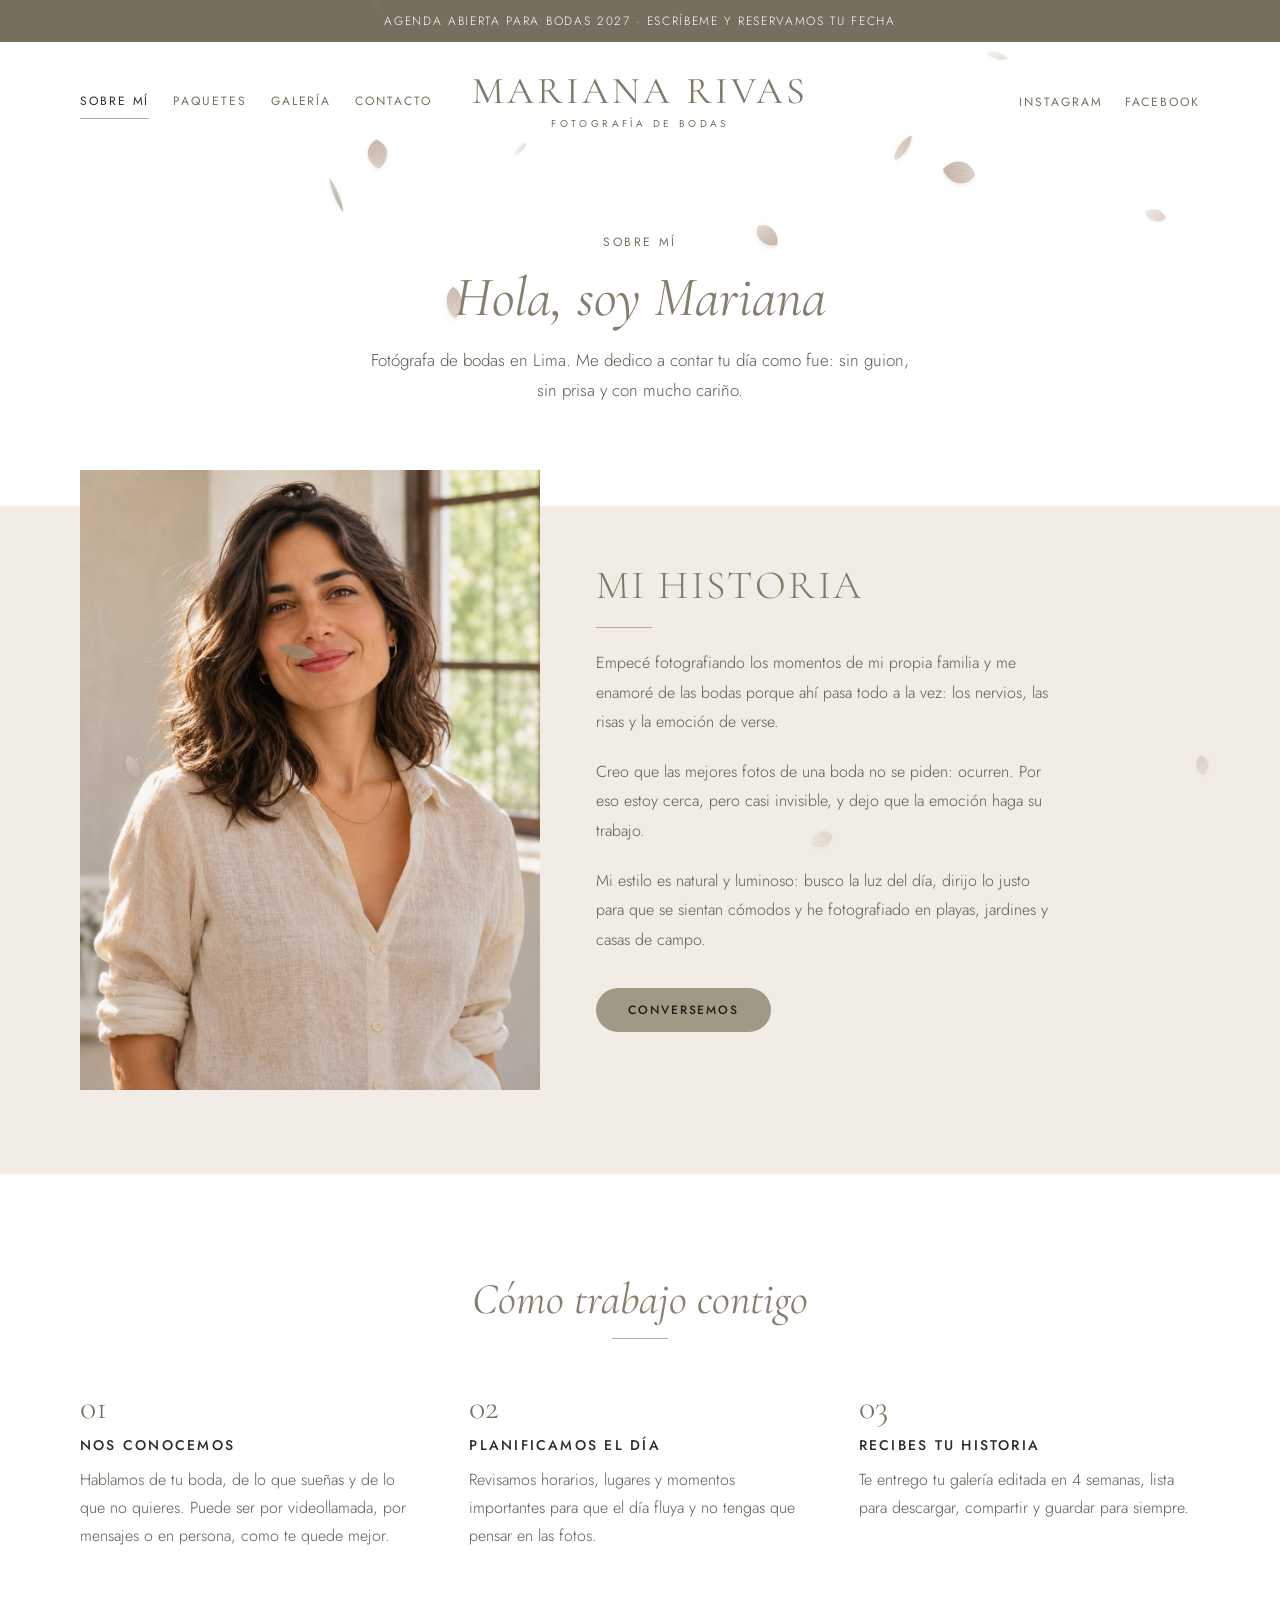
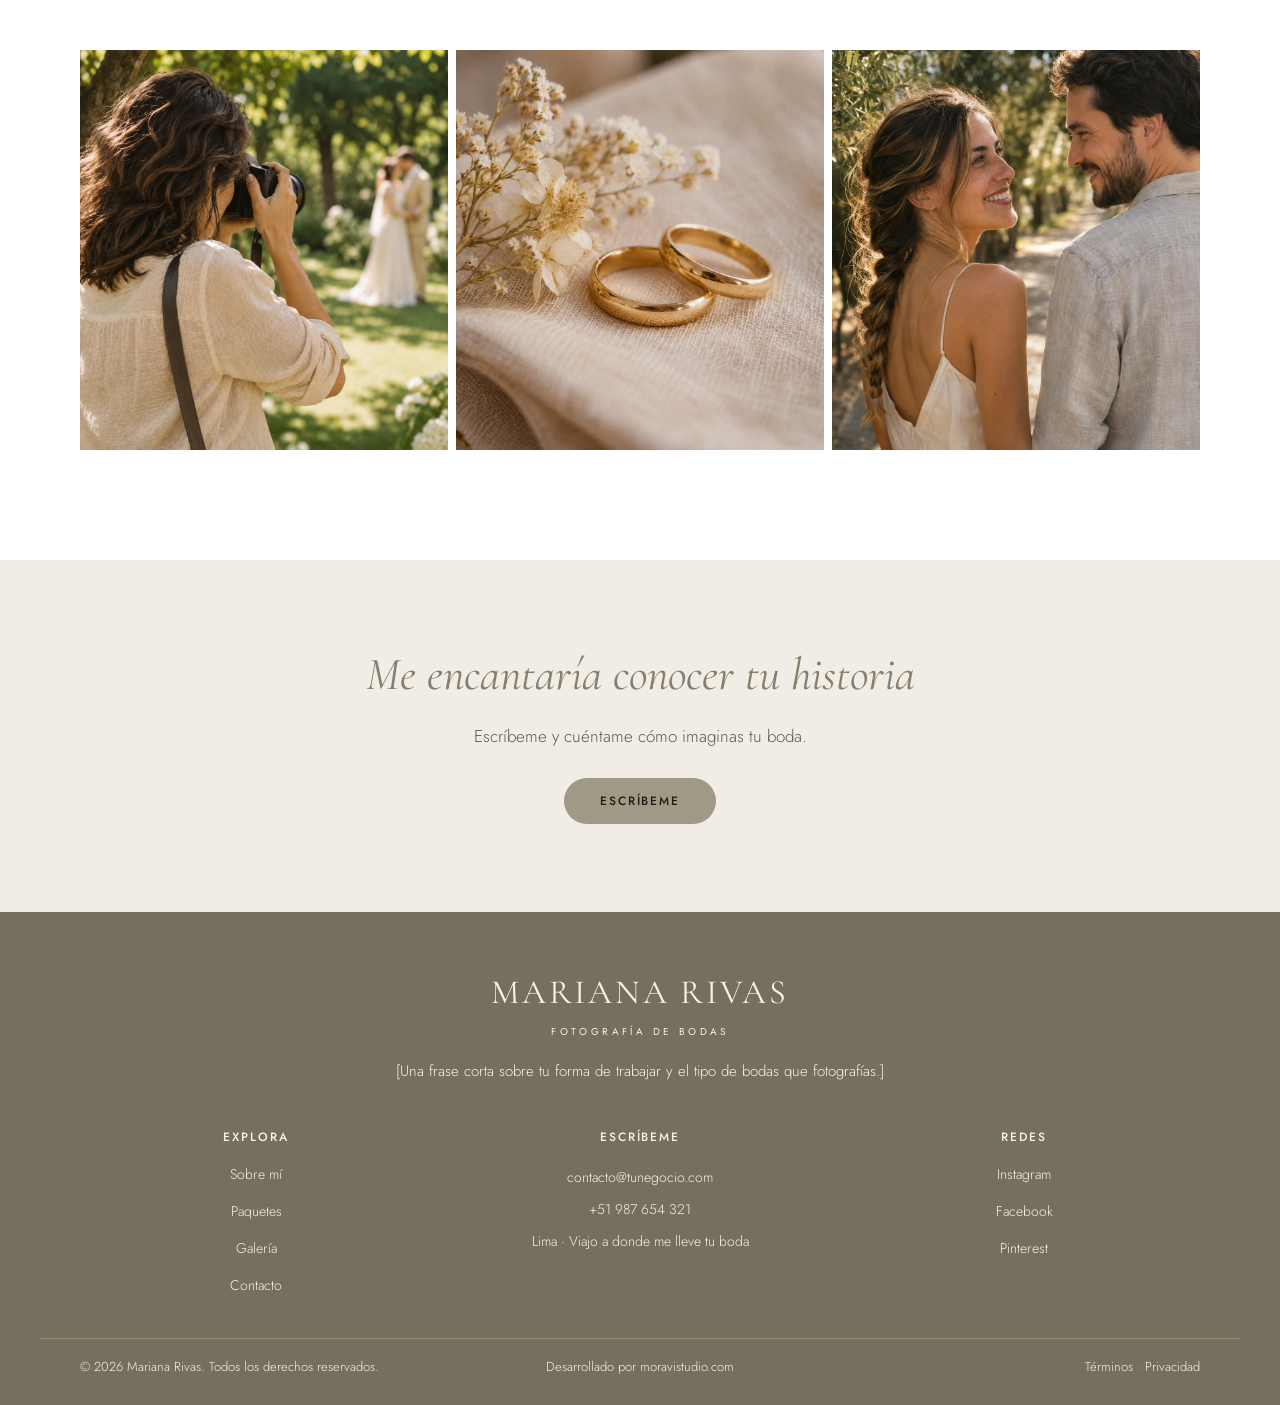
<file: sobre-mi.html>
<!doctype html>
<html lang="es">
<head>
<meta charset="utf-8">
<meta name="viewport" content="width=device-width, initial-scale=1">
<title>Sobre mí · Mariana Rivas Fotografía de bodas</title>
<meta name="description" content="Conoce a la fotógrafa detrás de la cámara, su forma de trabajar y cómo es el proceso desde el primer mensaje hasta la entrega de tu galería.">
<meta name="theme-color" content="#75705D">
<meta property="og:type" content="website">
<meta property="og:locale" content="es_PE">
<meta property="og:title" content="Sobre mí · Mariana Rivas Fotografía de bodas">
<meta property="og:description" content="Conoce a la fotógrafa detrás de la cámara, su forma de trabajar y cómo es el proceso desde el primer mensaje hasta la entrega de tu galería.">
<link rel="icon" href="img/favicon.svg" type="image/svg+xml">
<link rel="preconnect" href="https://fonts.googleapis.com">
<link rel="preconnect" href="https://fonts.gstatic.com" crossorigin>
<link href="https://fonts.googleapis.com/css2?family=Cormorant+Garamond:ital,wght@0,300;0,400;0,500;1,300;1,400&family=Jost:wght@300;400;500&display=swap" rel="stylesheet">
<link rel="stylesheet" href="css/styles.css">
</head>
<body data-page="sobre-mi">
<a class="saltar" href="#contenido">Saltar al contenido</a>
<!-- La barra de aviso, la cabecera y el pie se arman desde CONFIG en js/main.js -->
<div id="cabecera"><noscript><nav class="cabecera" aria-label="Principal"><a href="index.html">Inicio</a> · <a href="sobre-mi.html">Sobre mí</a> · <a href="paquetes.html">Paquetes</a> · <a href="galeria.html">Galería</a> · <a href="contacto.html">Contacto</a></nav></noscript></div>

<main id="contenido">

  <section class="encabezado-pagina" aria-labelledby="titulo-pagina">
    <span class="rotulo">Sobre mí</span>
    <h1 class="titulo-cursiva" id="titulo-pagina">Hola, soy <span data-cfg="nombre">[TU NOMBRE]</span></h1>
    <p class="lead">Fotógrafa de bodas en <span data-cfg="ciudad">[CIUDAD]</span>. Me dedico a contar tu día como fue: sin guion, sin prisa y con mucho cariño.</p>
  </section>

  <section class="bloque bloque--marfil bloque--sobre" aria-labelledby="mi-historia">
    <div class="bloque__interior">
      <div class="ph ph--2 retrato" data-label="[ FOTO · RETRATO DE LA FOTÓGRAFA · 3:4 ]"><img src="img/sobre-mi-retrato.jpg" alt="Retrato de la fotógrafa sonriendo, con una blusa de lino crema, junto a una ventana luminosa" width="920" height="1240"></div>
      <div class="bloque__texto">
        <h2 class="titulo-caps" id="mi-historia">Mi historia</h2>
        <span class="filete"></span>
        <p>Empecé fotografiando los momentos de mi propia familia y me enamoré de las bodas porque ahí pasa todo a la vez: los nervios, las risas y la emoción de verse.</p>
        <p>Creo que las mejores fotos de una boda no se piden: ocurren. Por eso estoy cerca, pero casi invisible, y dejo que la emoción haga su trabajo.</p>
        <p>Mi estilo es natural y luminoso: busco la luz del día, dirijo lo justo para que se sientan cómodos y he fotografiado en playas, jardines y casas de campo.</p>
        <a class="btn btn--oliva" href="contacto.html">Conversemos</a>
      </div>
    </div>
  </section>

  <section class="seccion-pasos" aria-labelledby="como-trabajo">
    <div class="seccion-titulo">
      <h2 class="titulo-cursiva" id="como-trabajo">Cómo trabajo contigo</h2>
      <span class="filete"></span>
    </div>
    <ol class="pasos">
      <li class="paso"><span class="paso__n">01</span><h3>Nos conocemos</h3><p>Hablamos de tu boda, de lo que sueñas y de lo que no quieres. Puede ser por videollamada, por mensajes o en persona, como te quede mejor.</p><div class="paso__foto"><div class="ph"><img src="img/sobre-mi-trabajando.jpg" alt="La fotógrafa de espaldas, con su cámara frente al rostro, fotografiando a una pareja en un jardín" width="900" height="1200" loading="lazy"></div></div></li>
      <li class="paso"><span class="paso__n">02</span><h3>Planificamos el día</h3><p>Revisamos horarios, lugares y momentos importantes para que el día fluya y no tengas que pensar en las fotos.</p><div class="paso__foto"><div class="ph ph--2"><img src="img/sobre-mi-anillos.jpg" alt="Dos anillos de boda dorados sobre una tela de lino, junto a flores secas" width="900" height="1200" loading="lazy"></div></div></li>
      <li class="paso"><span class="paso__n">03</span><h3>Recibes tu historia</h3><p>Te entrego tu galería editada en <span data-cfg="plazoEntrega">[PLAZO DE ENTREGA]</span>, lista para descargar, compartir y guardar para siempre.</p><div class="paso__foto"><div class="ph"><img src="img/sobre-mi-pareja.jpg" alt="Una pareja mirándose y sonriendo mientras camina por un sendero entre olivos" width="900" height="1200" loading="lazy"></div></div></li>
    </ol>
  </section>

  <section class="tira" aria-label="Más fotos">
    <div class="ph" data-label="[ FOTO · LA FOTÓGRAFA TRABAJANDO · 3:4 ]"><img src="img/sobre-mi-trabajando.jpg" alt="La fotógrafa de espaldas, con su cámara frente al rostro, fotografiando a una pareja en un jardín" width="900" height="1200" loading="lazy"></div>
    <div class="ph ph--2" data-label="[ FOTO · DETALLE: ANILLOS · 3:4 ]"><img src="img/sobre-mi-anillos.jpg" alt="Dos anillos de boda dorados sobre una tela de lino, junto a flores secas" width="900" height="1200" loading="lazy"></div>
    <div class="ph" data-label="[ FOTO · PAREJA CAMINANDO · 3:4 ]"><img src="img/sobre-mi-pareja.jpg" alt="Una pareja mirándose y sonriendo mientras camina por un sendero entre olivos" width="900" height="1200" loading="lazy"></div>
  </section>

  <section class="invitacion" aria-labelledby="titulo-invitacion">
    <h2 class="titulo-cursiva" id="titulo-invitacion">Me encantaría conocer tu historia</h2>
    <p class="lead">Escríbeme y cuéntame cómo imaginas tu boda.</p>
    <a class="btn btn--oliva btn--grande" href="contacto.html">Escríbeme</a>
  </section>
</main>

<div id="pie"></div>
<script src="js/main.js"></script>
<script src="js/petalos.js?v=4"></script>
</body>
</html>
</file>
<file: css/styles.css>
/* =====================================================================
   Mariana Rivas · Fotografía de bodas
   Colores, letras, radios y espacios: todo está en el bloque :root.
   El nombre de la marca y el logo se editan en js/main.js (CONFIG).
   ===================================================================== */

:root {
  /* Paleta */
  --c-fondo: #FFFFFF;
  --c-marfil: #F1EDE6;          /* bandas suaves */
  --c-oliva: #75705D;           /* barra superior, pie, navegación */
  --c-taupe: #BBA899;           /* botón principal y detalles */
  --c-oliva-claro: #9E9A85;     /* botón secundario */
  --c-titulo: #857F6B;          /* títulos en cursiva */
  --c-titulo-2: #7F7A67;        /* títulos en mayúsculas y logo */
  --c-texto: #5E5A50;           /* texto corrido */
  --c-oscuro: #2F2A24;          /* texto de botones y énfasis */
  --c-oscuro-2: #1F1C16;
  --c-linea: #D9D2C4;           /* líneas finas */
  --c-linea-pie: #918B77;
  --c-borde-campo: #CFC6B3;
  --c-crema-pie: #F6F2EA;       /* texto sobre el pie */
  --c-foto-1: #E6DFD3;          /* color liso de los espacios de foto */
  --c-foto-2: #DDD4C6;

  /* Tipografías */
  --f-titulo: 'Cormorant Garamond', Georgia, serif;
  --f-texto: 'Jost', system-ui, sans-serif;

  /* Radios y espacios */
  --r-boton: 999px;
  --r-campo: 2px;
  --max: 1200px;
  --pad: 20px;                  /* margen lateral (40 px desde 700 px de ancho) */
  --sep: 8px;                   /* separación entre fotos de un mosaico */
}
@media (min-width: 700px) { :root { --pad: 40px; } }

/* ---------- Base ---------- */
*, *::before, *::after { box-sizing: border-box; }
html { scroll-behavior: smooth; -webkit-text-size-adjust: 100%; }
@media (prefers-reduced-motion: reduce) {
  html { scroll-behavior: auto; }
  * { transition: none !important; animation: none !important; }
}
body {
  margin: 0; background: var(--c-fondo); color: var(--c-texto);
  font-family: var(--f-texto); font-weight: 300; line-height: 1.5;
}
img { display: block; max-width: 100%; }
a { color: inherit; }
h1, h2, h3, p, ul, ol, figure { margin: 0; }
ul, ol { padding: 0; list-style: none; }
button, input, select, textarea { font: inherit; color: inherit; }
:focus-visible { outline: 2px solid var(--c-oliva); outline-offset: 3px; }
[hidden] { display: none !important; }

.solo-lectores {
  position: absolute; width: 1px; height: 1px; overflow: hidden;
  clip: rect(0 0 0 0); white-space: nowrap;
}
.saltar {
  position: absolute; left: 12px; top: -60px; z-index: 50;
  background: var(--c-oliva); color: #fff; padding: 10px 16px; text-decoration: none;
}
.saltar:focus { top: 12px; }

/* ---------- Piezas repetidas ---------- */
.rotulo { font-size: 12px; letter-spacing: .2em; text-transform: uppercase; font-weight: 400; color: var(--c-oliva); }
.rotulo--fuerte { font-weight: 500; }
.titulo-cursiva {
  font-family: var(--f-titulo); font-style: italic; font-weight: 400; color: var(--c-titulo); line-height: 1.12;
}
.titulo-caps {
  font-family: var(--f-titulo); font-weight: 300; color: var(--c-titulo-2);
  text-transform: uppercase; letter-spacing: .06em; line-height: 1.1;
}
.filete { display: block; width: 56px; height: 1px; background: var(--c-taupe); }
.lead { font-size: 17px; line-height: 1.8; }
.parrafo { font-size: 16px; line-height: 1.8; }

.btn {
  display: inline-flex; align-items: center; min-height: 44px; padding: 0 32px;
  border: 0; border-radius: var(--r-boton); cursor: pointer;
  font-family: var(--f-texto); font-size: 12px; font-weight: 500;
  letter-spacing: .16em; text-transform: uppercase; text-decoration: none;
  transition: filter .25s;
}
.btn:hover { filter: brightness(.94); }
.btn--taupe { background: var(--c-taupe); color: var(--c-oscuro); }
.btn--oliva { background: var(--c-oliva-claro); color: var(--c-oscuro-2); }
.btn--grande { min-height: 46px; padding: 0 36px; }

.enlace-sub {
  display: inline-block; text-decoration: none; color: var(--c-oscuro);
  font-size: 12px; letter-spacing: .16em; text-transform: uppercase; font-weight: 500;
  border-bottom: 1px solid var(--c-taupe); padding: 10px 0 3px; transition: border-color .25s;
}
.enlace-sub:hover { border-bottom-color: var(--c-oliva); }

/* ---------- Espacios de foto ---------- */
.ph { position: relative; display: block; background: var(--c-foto-1); overflow: hidden; aspect-ratio: var(--ar, auto); }
.ph--2 { background: var(--c-foto-2); }
.ph > img { width: 100%; height: 100%; object-fit: cover; color: transparent; font-size: 0; }
.ph.is-empty > img { display: none; }
.ph.is-empty::after {
  content: attr(data-label); position: absolute; left: 12px; top: 12px; right: 12px;
  font-size: 10px; letter-spacing: .14em; color: var(--c-texto);
}

/* ---------- Barra de aviso y cabecera ---------- */
.aviso {
  background: var(--c-oliva); color: #fff; text-align: center; font-size: 12px;
  letter-spacing: .14em; text-transform: uppercase; padding: 12px 24px; line-height: 1.5;
}
.cabecera { max-width: var(--max); margin: 0 auto; padding: 30px var(--pad); }
.cabecera__fila { display: grid; grid-template-columns: 1fr auto 1fr; align-items: center; gap: 16px; }
.menu-lista, .redes-lista { display: flex; flex-wrap: nowrap; gap: 0 24px; }
.redes-lista { justify-content: flex-end; gap: 0 22px; }
.navlink {
  display: inline-block; padding: 8px 0; text-decoration: none; color: var(--c-oliva);
  font-size: 12px; letter-spacing: .16em; text-transform: uppercase; font-weight: 400;
  transition: color .25s;
}
.navlink:hover { color: var(--c-oscuro); }
.navlink[aria-current="page"] { color: var(--c-oscuro); border-bottom: 1px solid var(--c-taupe); }
.logo { text-decoration: none; display: flex; flex-direction: column; align-items: center; gap: 6px; text-align: center; }
.logo__nombre {
  font-family: var(--f-titulo); font-weight: 400; font-size: 38px; letter-spacing: .08em;
  line-height: 1; color: var(--c-titulo-2); white-space: nowrap;
}
.logo__sub { font-size: 10px; letter-spacing: .34em; color: var(--c-oliva); font-weight: 400; }
.logo img { max-height: 70px; width: auto; }
.menu-boton {
  display: none; justify-self: end; min-height: 44px; padding: 0 4px; background: none; border: 0; cursor: pointer;
  font-size: 12px; letter-spacing: .16em; text-transform: uppercase; font-weight: 500; color: var(--c-oscuro);
  border-bottom: 1px solid var(--c-taupe);
}
.cabecera__menu { display: contents; }
.cabecera__fila .logo { grid-column: 2; grid-row: 1; }
.cabecera__fila .cabecera__nav { grid-column: 1; grid-row: 1; }
.cabecera__fila .redes-lista { grid-column: 3; grid-row: 1; }

@media (max-width: 1000px) {
  .cabecera { padding-top: 22px; padding-bottom: 18px; }
  .cabecera__fila { grid-template-columns: 1fr auto; }
  .cabecera__fila .logo { grid-column: 1; grid-row: 1; align-items: flex-start; text-align: left; }
  .menu-boton { grid-column: 2; grid-row: 1; }
  .cabecera__fila .cabecera__nav, .cabecera__fila .redes-lista { grid-column: auto; grid-row: auto; }
  .logo__nombre { font-size: 26px; }
  .menu-boton { display: inline-flex; align-items: center; }
  .cabecera__menu {
    display: none; grid-column: 1 / -1; border-top: 1px solid var(--c-linea); padding-top: 14px; margin-top: 6px;
    text-align: center;
  }
  .cabecera__menu.is-abierto { display: block; }
  .menu-lista, .redes-lista { flex-direction: column; align-items: center; gap: 0; justify-content: center; }
  .redes-lista { margin-top: 10px; padding-top: 10px; border-top: 1px solid var(--c-linea); }
  .navlink { padding: 11px 0; }
}

/* ---------- Tira de 3 fotos (inicio) ---------- */
.franja { max-width: 1280px; margin: 0 auto; display: flex; flex-wrap: wrap; gap: 4px; }
.franja .ph { height: 480px; }
.franja__lado { flex: 0 0 23%; }
.franja__centro { flex: 1 1 0; min-width: 0; }
@media (max-width: 860px) {
  .franja__centro { order: -1; flex: 1 1 100%; height: 360px; }
  .franja__lado { flex: 1 1 45%; height: 260px; }
  .franja .ph { height: auto; }
  .franja .franja__centro { height: 360px; }
  .franja .franja__lado { height: 260px; }
}

/* ---------- Introducción y títulos de página ---------- */
.intro { max-width: 760px; margin: 0 auto; padding: 88px var(--pad) 110px; text-align: center; display: flex; flex-direction: column; align-items: center; gap: 22px; }
.intro h1 { font-size: clamp(34px, 4.4vw, 52px); }
.intro p { max-width: 560px; }
.intro .btn { margin-top: 6px; }

.encabezado-pagina { max-width: 760px; margin: 0 auto; padding: 72px var(--pad) 64px; text-align: center; display: flex; flex-direction: column; align-items: center; gap: 16px; }
.encabezado-pagina h1 { font-size: clamp(36px, 4.6vw, 56px); line-height: 1.1; }
.encabezado-pagina p { max-width: 540px; }

/* ---------- Bloque de boda (inicio) y bloques con banda marfil ---------- */
.bloque { position: relative; }
.bloque--marfil::before { content: ''; position: absolute; left: 0; right: 0; top: 36px; bottom: 0; background: var(--c-marfil); }
.bloque--marfil-total::before { top: 0; }
.bloque__interior {
  position: relative; max-width: var(--max); margin: 0 auto; padding: 0 var(--pad) 84px;
  display: flex; flex-wrap: wrap; gap: 48px; align-items: center;
}
.bloque--blanco .bloque__interior { padding-bottom: 0; }
.bloque--blanco { margin-top: 56px; }
.bloque__texto { flex: 1 1 340px; display: flex; flex-direction: column; align-items: flex-start; gap: 20px; padding-top: 36px; }
.bloque--blanco .bloque__texto { padding-top: 0; }
.bloque__texto h2 { font-size: 42px; }
.bloque__texto p { max-width: 380px; }
.bloque__texto .btn { margin-top: 14px; }

.mosaico { flex: 0 1 520px; min-width: 0; display: flex; gap: var(--sep); }
.mosaico__col { flex: 1; min-width: 0; display: flex; flex-direction: column; gap: var(--sep); }

/* ---------- Invitación final ---------- */
.invitacion { margin-top: 110px; background: var(--c-marfil); padding: 88px var(--pad); text-align: center; display: flex; flex-direction: column; align-items: center; gap: 20px; }
.invitacion h2 { font-size: clamp(32px, 4vw, 46px); line-height: 1.15; }
.invitacion p { max-width: 480px; }
.invitacion .btn { margin-top: 6px; }

/* ---------- Sobre mí ---------- */
.retrato { flex: 0 1 460px; min-width: 0; aspect-ratio: 460 / 620; }
.bloque--sobre .bloque__interior { gap: 56px; }
.bloque--sobre .bloque__texto p { max-width: 460px; line-height: 1.85; }
.bloque--sobre .bloque__texto h2 { font-size: 40px; }
@media (max-width: 860px) { .retrato { flex: 1 1 100%; aspect-ratio: 1 / 1; max-height: 460px; } }

.seccion-pasos { max-width: var(--max); margin: 0 auto; padding: 100px var(--pad) 0; }
.seccion-titulo { text-align: center; display: flex; flex-direction: column; align-items: center; gap: 14px; }
.seccion-titulo h2 { font-size: clamp(32px, 4vw, 44px); line-height: 1.15; }
.pasos { display: flex; flex-wrap: wrap; gap: 48px; margin-top: 52px; }
.paso { flex: 1 1 260px; display: flex; flex-direction: column; gap: 10px; }
.paso__n { font-family: var(--f-titulo); font-size: 34px; color: var(--c-oliva); line-height: 1; }
.paso h3 { font-size: 14px; font-weight: 500; letter-spacing: .16em; text-transform: uppercase; color: var(--c-oscuro); }
.paso p { font-size: 16px; line-height: 1.75; }

.tira { max-width: var(--max); margin: 100px auto 0; padding: 0 var(--pad); display: flex; flex-wrap: wrap; gap: 8px; }
.tira .ph { flex: 1 1 240px; height: 400px; }
/* En pantallas angostas cada foto va debajo de su paso (así se entiende a qué texto acompaña); la tira de 3 fotos solo queda en escritorio */
.paso__foto { display: none; }
@media (max-width: 959px) {
  .paso { flex-basis: 100%; }
  .paso__foto { display: block; margin-top: 18px; }
  .paso__foto .ph { height: 340px; }
  .tira { display: none; }
}

/* ---------- Paquetes ---------- */
.paquetes { max-width: var(--max); margin: 0 auto; padding: 0 var(--pad); display: flex; flex-wrap: wrap; gap: 24px; align-items: stretch; }
.paquete { flex: 1 1 300px; background: var(--c-marfil); padding: 44px 36px; display: flex; flex-direction: column; gap: 14px; }
.paquete--destacado { border: 1px solid var(--c-oliva); }
.paquete h2 { font-size: 34px; }
.paquete__precio { font-family: var(--f-titulo); font-size: 30px; color: var(--c-oscuro); }
.paquete__desc { font-size: 15px; line-height: 1.7; }
.paquete__lista { border-top: 1px solid var(--c-linea); margin-top: 8px; font-size: 15px; line-height: 1.5; color: var(--c-oscuro); }
.paquete__lista li { padding: 13px 0; border-bottom: 1px solid var(--c-linea); }
.paquete .btn { margin-top: auto; align-self: flex-start; padding: 0 28px; }
.nota-precios { max-width: var(--max); margin: 28px auto 0; padding: 0 var(--pad); text-align: center; font-size: 14px; line-height: 1.7; }

.extras .bloque__interior { padding-top: 84px; gap: 56px; }
.extras { margin-top: 100px; }
.extras__lista { flex: 1 1 380px; border-top: 1px solid var(--c-linea); font-size: 16px; color: var(--c-oscuro); }
.extras__lista li { display: flex; justify-content: space-between; gap: 16px; padding: 16px 0; border-bottom: 1px solid var(--c-linea); }

.faq { max-width: 860px; margin: 0 auto; padding: 100px var(--pad) 0; }
.faq .seccion-titulo { margin-bottom: 36px; }
.faq__lista { border-top: 1px solid var(--c-linea); }
.faq__item { border-bottom: 1px solid var(--c-linea); }
.faq__item summary {
  list-style: none; cursor: pointer; padding: 24px 40px 24px 0; position: relative;
  font-family: var(--f-titulo); font-weight: 500; font-size: 24px; line-height: 1.3; color: var(--c-oscuro);
}
.faq__item summary::-webkit-details-marker { display: none; }
.faq__item summary::after { content: '+'; position: absolute; right: 4px; top: 50%; transform: translateY(-50%); font-family: var(--f-texto); font-weight: 300; font-size: 26px; color: var(--c-oliva); }
.faq__item[open] summary::after { content: '\2212'; }
.faq__item p { padding: 0 0 24px; font-size: 16px; line-height: 1.75; max-width: 700px; }

/* ---------- Galería ---------- */
.galeria { max-width: var(--max); margin: 0 auto; padding: 0 var(--pad); display: grid; grid-template-columns: repeat(auto-fill, minmax(300px, 1fr)); gap: 56px 24px; }
.wcard { text-decoration: none; color: inherit; display: flex; flex-direction: column; gap: 14px; }
.wcard .ph { aspect-ratio: 3 / 4; }
.wcard__datos { display: flex; flex-direction: column; gap: 4px; align-items: flex-start; }
.wcard__nombre { font-family: var(--f-titulo); font-weight: 400; font-size: 30px; letter-spacing: .04em; text-transform: uppercase; color: var(--c-titulo-2); transition: color .25s; line-height: 1.15; }
.wcard:hover .wcard__nombre { color: var(--c-oscuro); }
.wcard__meta { font-size: 14px; color: var(--c-texto); }
.wcard__enlace { margin-top: 8px; font-size: 12px; letter-spacing: .16em; text-transform: uppercase; font-weight: 500; color: var(--c-oscuro); border-bottom: 1px solid var(--c-taupe); padding-bottom: 3px; transition: border-color .25s; }
.wcard:hover .wcard__enlace { border-bottom-color: var(--c-oliva); }

/* ---------- Boda individual ---------- */
.boda-titulo { max-width: 760px; margin: 0 auto; padding: 56px var(--pad) 48px; text-align: center; display: flex; flex-direction: column; align-items: center; gap: 16px; }
.boda-titulo h1 { margin-top: 12px; font-size: clamp(38px, 5vw, 60px); }
.boda-titulo__meta { font-size: 14px; letter-spacing: .16em; text-transform: uppercase; color: var(--c-texto); }
.volver { text-decoration: none; font-size: 12px; letter-spacing: .2em; text-transform: uppercase; font-weight: 400; color: var(--c-oliva); border-bottom: 1px solid var(--c-taupe); padding: 10px 0 3px; }
.portada-boda { max-width: 1280px; margin: 0 auto; }
.portada-boda .ph { aspect-ratio: 1280 / 560; }
@media (max-width: 860px) { .portada-boda .ph { aspect-ratio: 16 / 10; } }
.boda-historia { max-width: 640px; margin: 0 auto; padding: 80px var(--pad) 72px; text-align: center; display: flex; flex-direction: column; align-items: center; gap: 20px; }
.boda-historia h2 { font-size: 36px; }
.boda-historia p { font-size: 17px; line-height: 1.85; }

.fotos-boda { max-width: var(--max); margin: 0 auto; padding: 0 var(--pad); display: flex; flex-wrap: wrap; gap: var(--sep); }
.fotos-boda__col { flex: 1 1 260px; min-width: 0; display: flex; flex-direction: column; gap: var(--sep); }
.foto-boton { display: block; width: 100%; padding: 0; border: 0; background: none; cursor: zoom-in; text-align: left; }
.foto-boton .ph { transition: opacity .25s; }
.foto-boton:hover .ph { opacity: .9; }

.palabras { margin-top: 100px; background: var(--c-marfil); padding: 88px var(--pad); text-align: center; display: flex; flex-direction: column; align-items: center; gap: 22px; }
.palabras blockquote { margin: 0; font-family: var(--f-titulo); font-style: italic; font-weight: 400; font-size: clamp(26px, 3.2vw, 36px); line-height: 1.35; color: var(--c-titulo); max-width: 720px; }
.boda-nav { max-width: var(--max); margin: 0 auto; padding: 56px var(--pad) 0; display: flex; flex-wrap: wrap; justify-content: space-between; gap: 16px; }
.boda-nav a { margin: 0; }
.invitacion--corta { margin-top: 88px; }

/* Vista ampliada de las fotos */
.visor { border: 0; padding: 0; background: rgba(31, 28, 22, .96); color: #fff; width: 100vw; height: 100vh; max-width: none; max-height: none; }
.visor::backdrop { background: rgba(31, 28, 22, .96); }
.visor__caja { height: 100%; display: grid; grid-template-rows: auto 1fr auto; gap: 12px; padding: 16px var(--pad) 20px; }
.visor__barra { display: flex; justify-content: space-between; align-items: center; gap: 16px; font-size: 12px; letter-spacing: .16em; text-transform: uppercase; }
.visor__boton { background: none; border: 0; color: #fff; cursor: pointer; min-height: 44px; padding: 0 6px; font-size: 12px; letter-spacing: .16em; text-transform: uppercase; font-weight: 500; border-bottom: 1px solid var(--c-taupe); }
.visor__boton:hover { color: var(--c-taupe); }
.visor__boton:focus-visible { outline-color: #fff; }
.visor__escena { min-height: 0; display: flex; align-items: center; justify-content: center; }
.visor__foto { max-width: 100%; max-height: 100%; object-fit: contain; }
.visor__vacio { width: min(560px, 90%); aspect-ratio: 3 / 4; max-height: 100%; background: var(--c-foto-1); color: var(--c-texto); display: flex; align-items: flex-start; padding: 16px; font-size: 11px; letter-spacing: .14em; }
.visor__pie { display: flex; justify-content: space-between; align-items: center; gap: 16px; }
.visor__texto { font-size: 14px; color: #E9E4DA; text-align: center; flex: 1; }
html.visor-abierto { overflow: hidden; }

/* ---------- Contacto ---------- */
.contacto { position: relative; }
.contacto::before { content: ''; position: absolute; left: 0; right: 0; top: 36px; bottom: 0; background: var(--c-marfil); }
.contacto__interior { position: relative; max-width: var(--max); margin: 0 auto; padding: 0 var(--pad) 84px; display: flex; flex-wrap: wrap; gap: 48px; align-items: flex-start; }
.contacto__datos { flex: 1 1 320px; display: flex; flex-direction: column; padding-top: 72px; }
.dato { padding: 22px 0; border-top: 1px solid var(--c-linea); display: flex; flex-direction: column; gap: 6px; }
.dato:first-child { padding-top: 0; border-top: 0; }
.dato span:last-child { font-size: 17px; line-height: 1.6; color: var(--c-oscuro); }
.formulario { flex: 1.5 1 440px; background: #fff; padding: 44px 40px; display: flex; flex-direction: column; gap: 20px; margin-top: 36px; }
@media (max-width: 560px) { .formulario { padding: 32px 20px; } }
.formulario h2 { font-size: 36px; }
.fila { display: flex; flex-wrap: wrap; gap: 20px; }
.campo { flex: 1 1 220px; display: flex; flex-direction: column; gap: 8px; font-size: 14px; font-weight: 400; color: var(--c-oscuro); }
.campo--completo { flex-basis: 100%; }
.campo input, .campo select, .campo textarea {
  width: 100%; min-height: 50px; background: #fff; border: 1px solid var(--c-borde-campo); border-radius: var(--r-campo);
  padding: 0 16px; font-weight: 300; font-size: 16px; color: var(--c-oscuro);
}
.campo textarea { padding: 14px 16px; resize: vertical; }
.campo [aria-invalid="true"] { border-color: #A4553F; }
.campo__error { font-size: 13px; font-weight: 400; color: #8E3F2B; min-height: 0; }
.campo__error:empty { display: none; }
.formulario__envio { align-self: flex-start; margin-top: 6px; min-height: 48px; padding: 0 40px; }
.formulario__estado { font-size: 15px; line-height: 1.6; }
.formulario__estado:empty { display: none; }
.formulario__estado.is-ok { color: var(--c-oliva); font-weight: 400; }
.formulario__estado.is-error { color: #8E3F2B; }
.foto-ancha { max-width: 1280px; margin: 80px auto 0; }
.foto-ancha .ph { aspect-ratio: 3 / 1; }
@media (max-width: 860px) { .foto-ancha .ph { aspect-ratio: 16 / 10; } }

/* ---------- Pie (todo centrado y simétrico) ---------- */
.pie { background: var(--c-oliva); color: var(--c-crema-pie); padding: 64px 0 28px; text-align: center; }
body[data-page="contacto"] .pie { margin-top: 88px; }
.pie__interior { max-width: var(--max); margin: 0 auto; padding: 0 var(--pad); display: flex; flex-direction: column; align-items: center; gap: 44px; }
.pie__col--marca { display: flex; flex-direction: column; align-items: center; gap: 14px; }
.pie__nombre { font-family: var(--f-titulo); font-weight: 400; font-size: 34px; letter-spacing: .08em; line-height: 1; }
.pie__sub { font-size: 10px; letter-spacing: .34em; font-weight: 400; }
.pie__frase { margin-top: 6px; font-size: 15px; line-height: 1.7; max-width: none; }
.pie__columnas { width: 100%; display: grid; grid-template-columns: repeat(3, 1fr); gap: 32px; font-size: 14px; }
.pie__col { display: flex; flex-direction: column; align-items: center; gap: 4px; }
.pie__col--contacto { gap: 10px; line-height: 1.6; }
.pie__titulo { font-weight: 500; letter-spacing: .16em; text-transform: uppercase; font-size: 12px; margin-bottom: 8px; }
.flink { text-decoration: none; color: var(--c-crema-pie); transition: opacity .25s; padding: 6px 0; display: inline-block; }
.flink:hover { opacity: .75; }
.pie__legal { max-width: var(--max); margin: 36px auto 0; padding: 18px var(--pad) 0; border-top: 1px solid var(--c-linea-pie); display: grid; grid-template-columns: 1fr auto 1fr; align-items: center; gap: 16px; font-size: 13px; }
.pie__legal-izq { justify-self: start; text-align: left; }
.pie__legal-der { justify-self: end; text-align: right; }
.pie .firma-moravi { font-size: 13px; }
.pie .firma-moravi .flink { padding: 0; }
@media (max-width: 700px) {
  .pie__columnas { grid-template-columns: 1fr 1fr; grid-template-areas: "explora redes" "contacto contacto"; gap: 28px 16px; }
  .pie__columnas > :nth-child(1) { grid-area: explora; }
  .pie__columnas > :nth-child(2) { grid-area: contacto; }
  .pie__columnas > :nth-child(3) { grid-area: redes; }
  .pie__frase { max-width: 420px; }
  .pie__legal { grid-template-columns: 1fr; justify-items: center; gap: 6px; }
  .pie__legal-izq, .pie__legal-der { justify-self: center; text-align: center; }
}

/* ---------- Tarjetita de demo (al pulsar un enlace sin destino) ---------- */
.aviso-demo {
  position: fixed; left: 50%; bottom: 24px; z-index: 60; width: min(92vw, 380px);
  background: var(--c-marfil); color: var(--c-oscuro); border: 1px solid var(--c-taupe);
  padding: 16px 20px; text-align: center; font-size: 15px; line-height: 1.5; font-weight: 400;
  box-shadow: 0 10px 30px rgba(47, 42, 36, .18);
  opacity: 0; transform: translate(-50%, 12px); pointer-events: none;
  transition: opacity .25s, transform .25s;
}
.aviso-demo.is-visible { opacity: 1; transform: translate(-50%, 0); }

/* ---------- Pétalos que flotan (js/petalos.js) ---------- */
.petalos { position: fixed; inset: 0; width: 100%; height: 100%; z-index: 30; pointer-events: none; }
</file>
